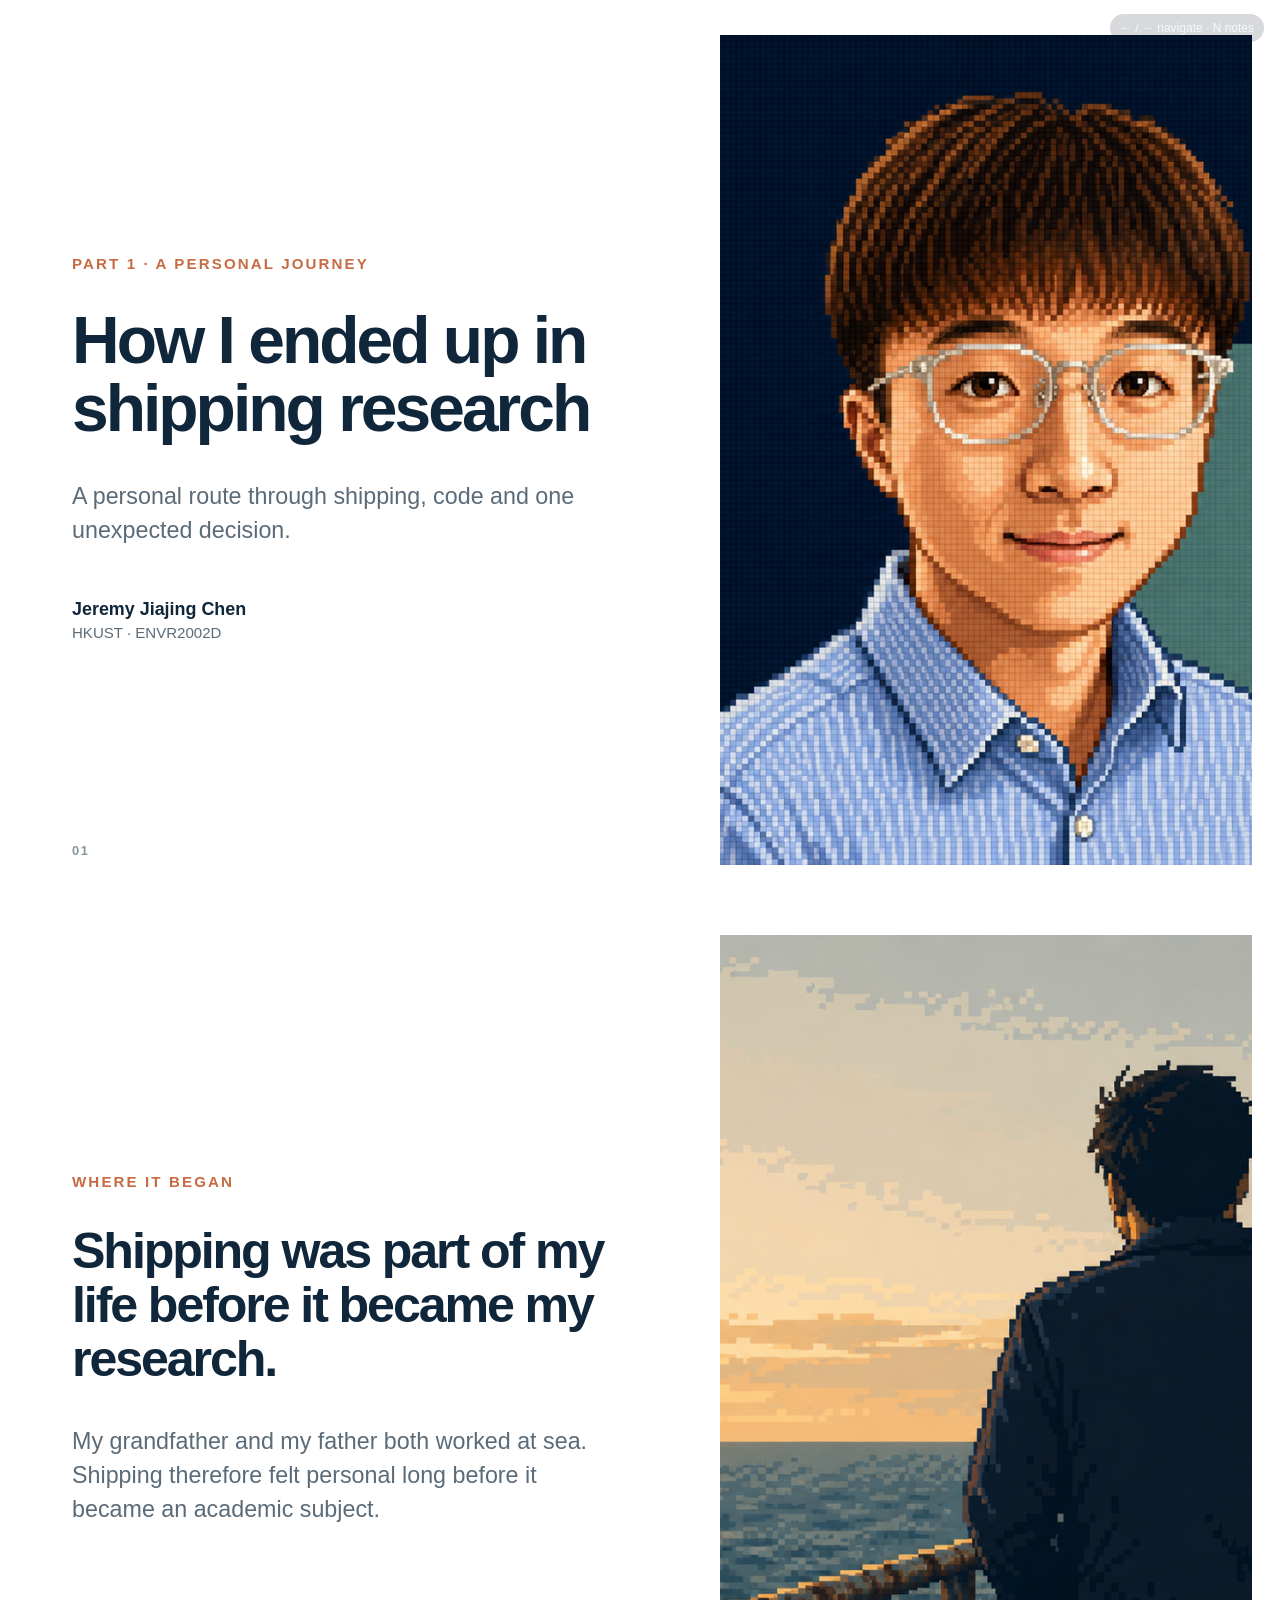
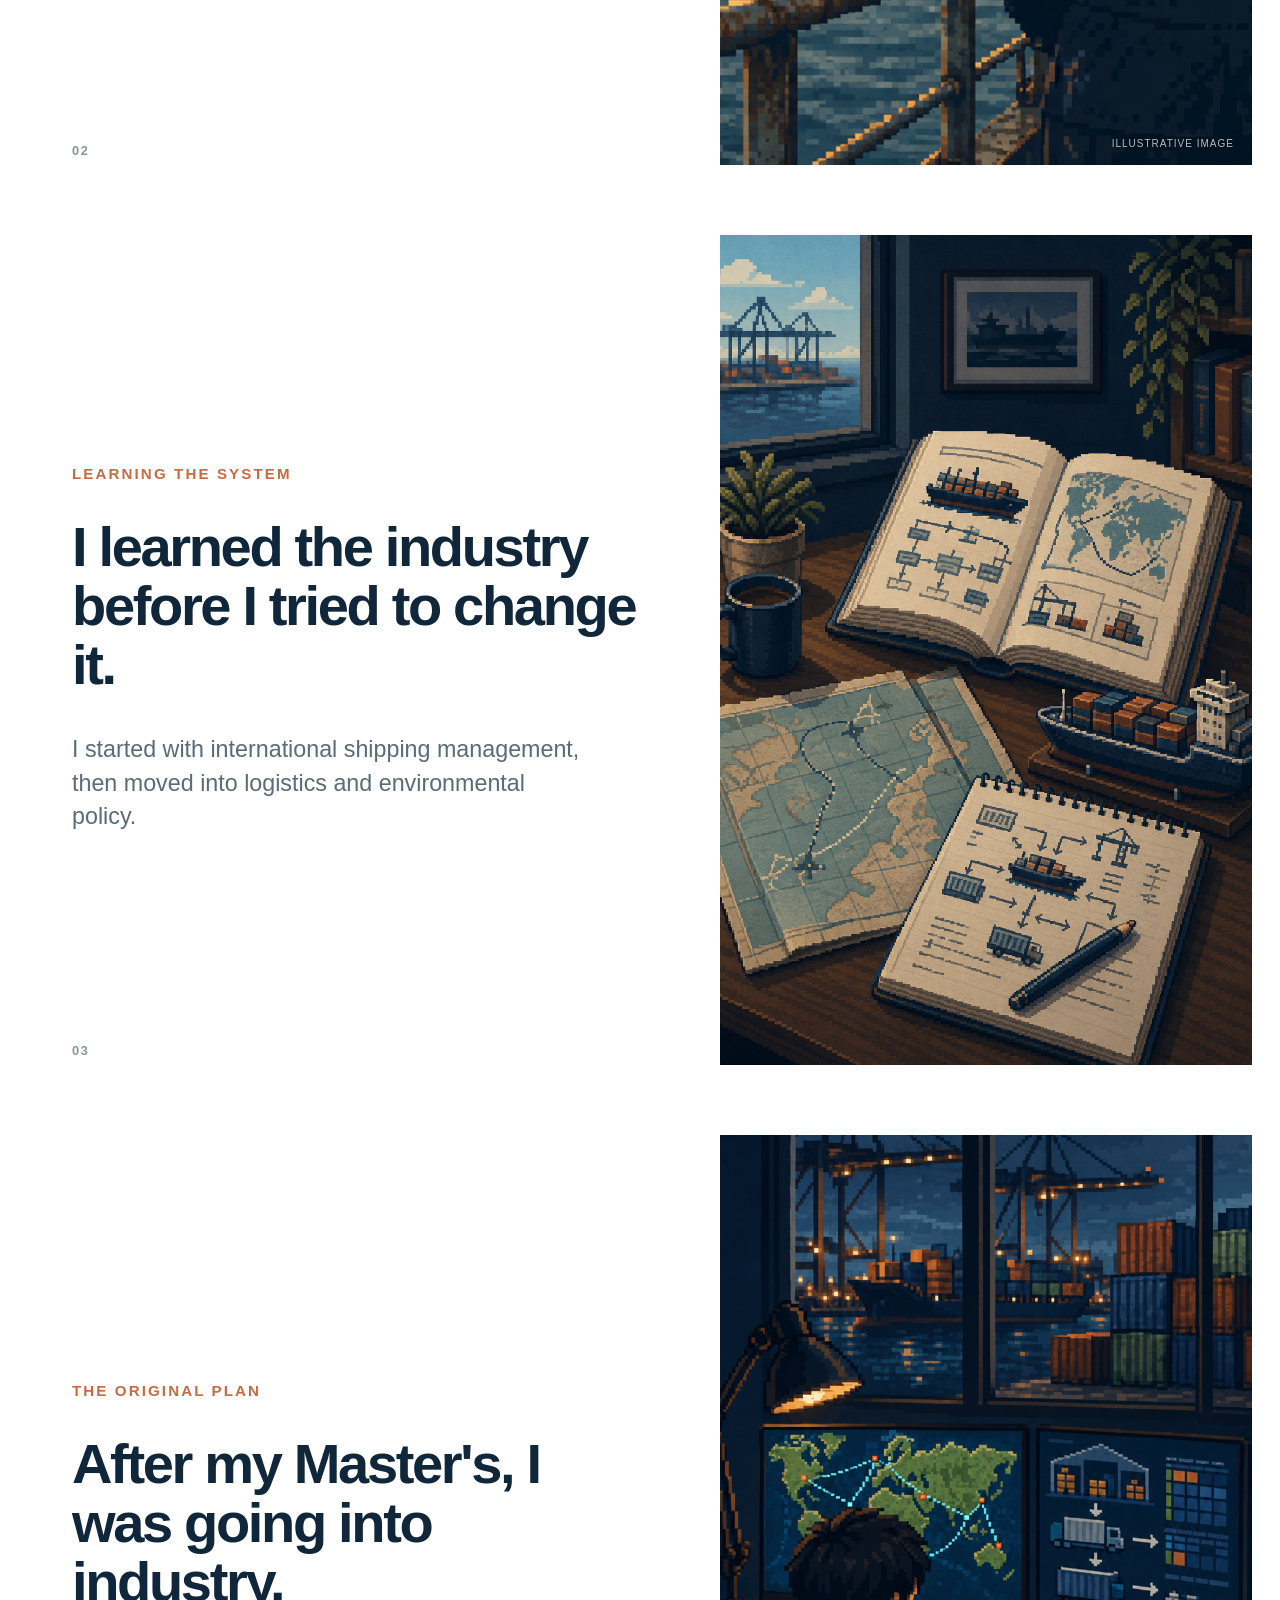
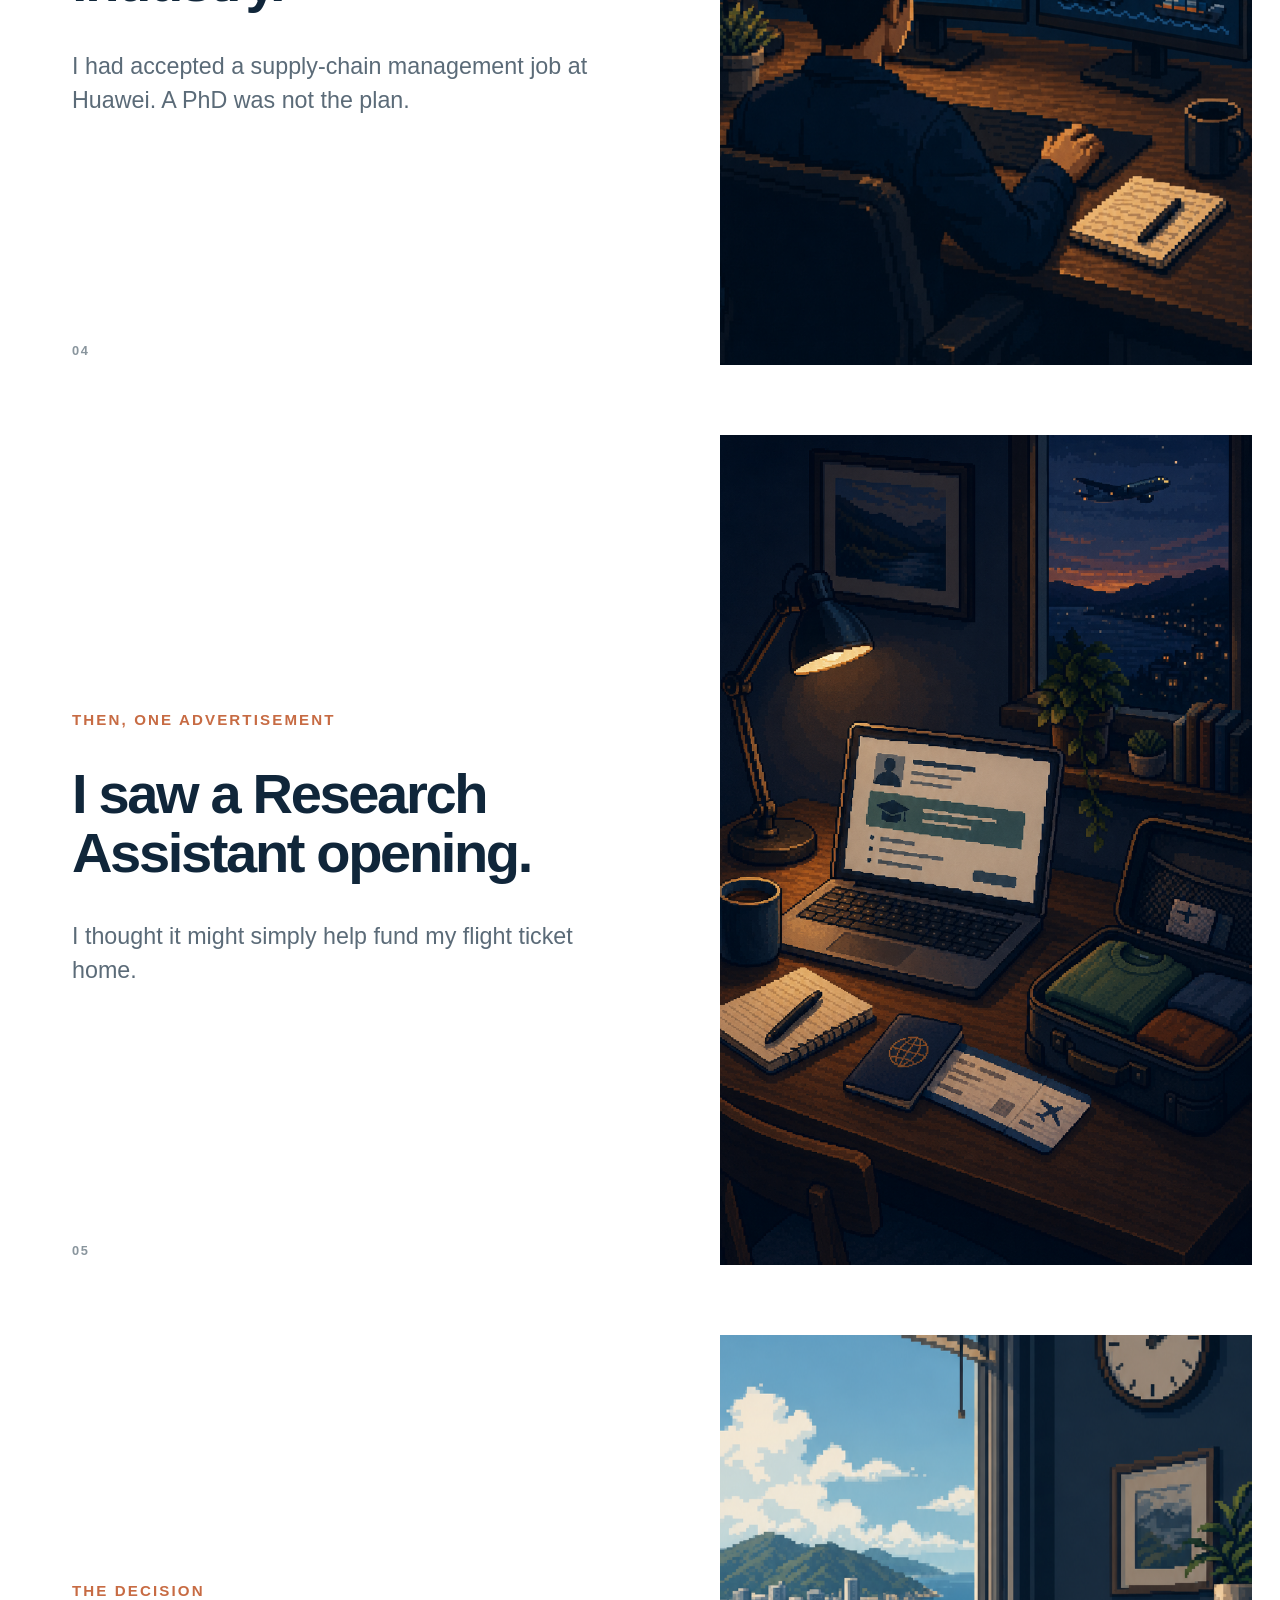
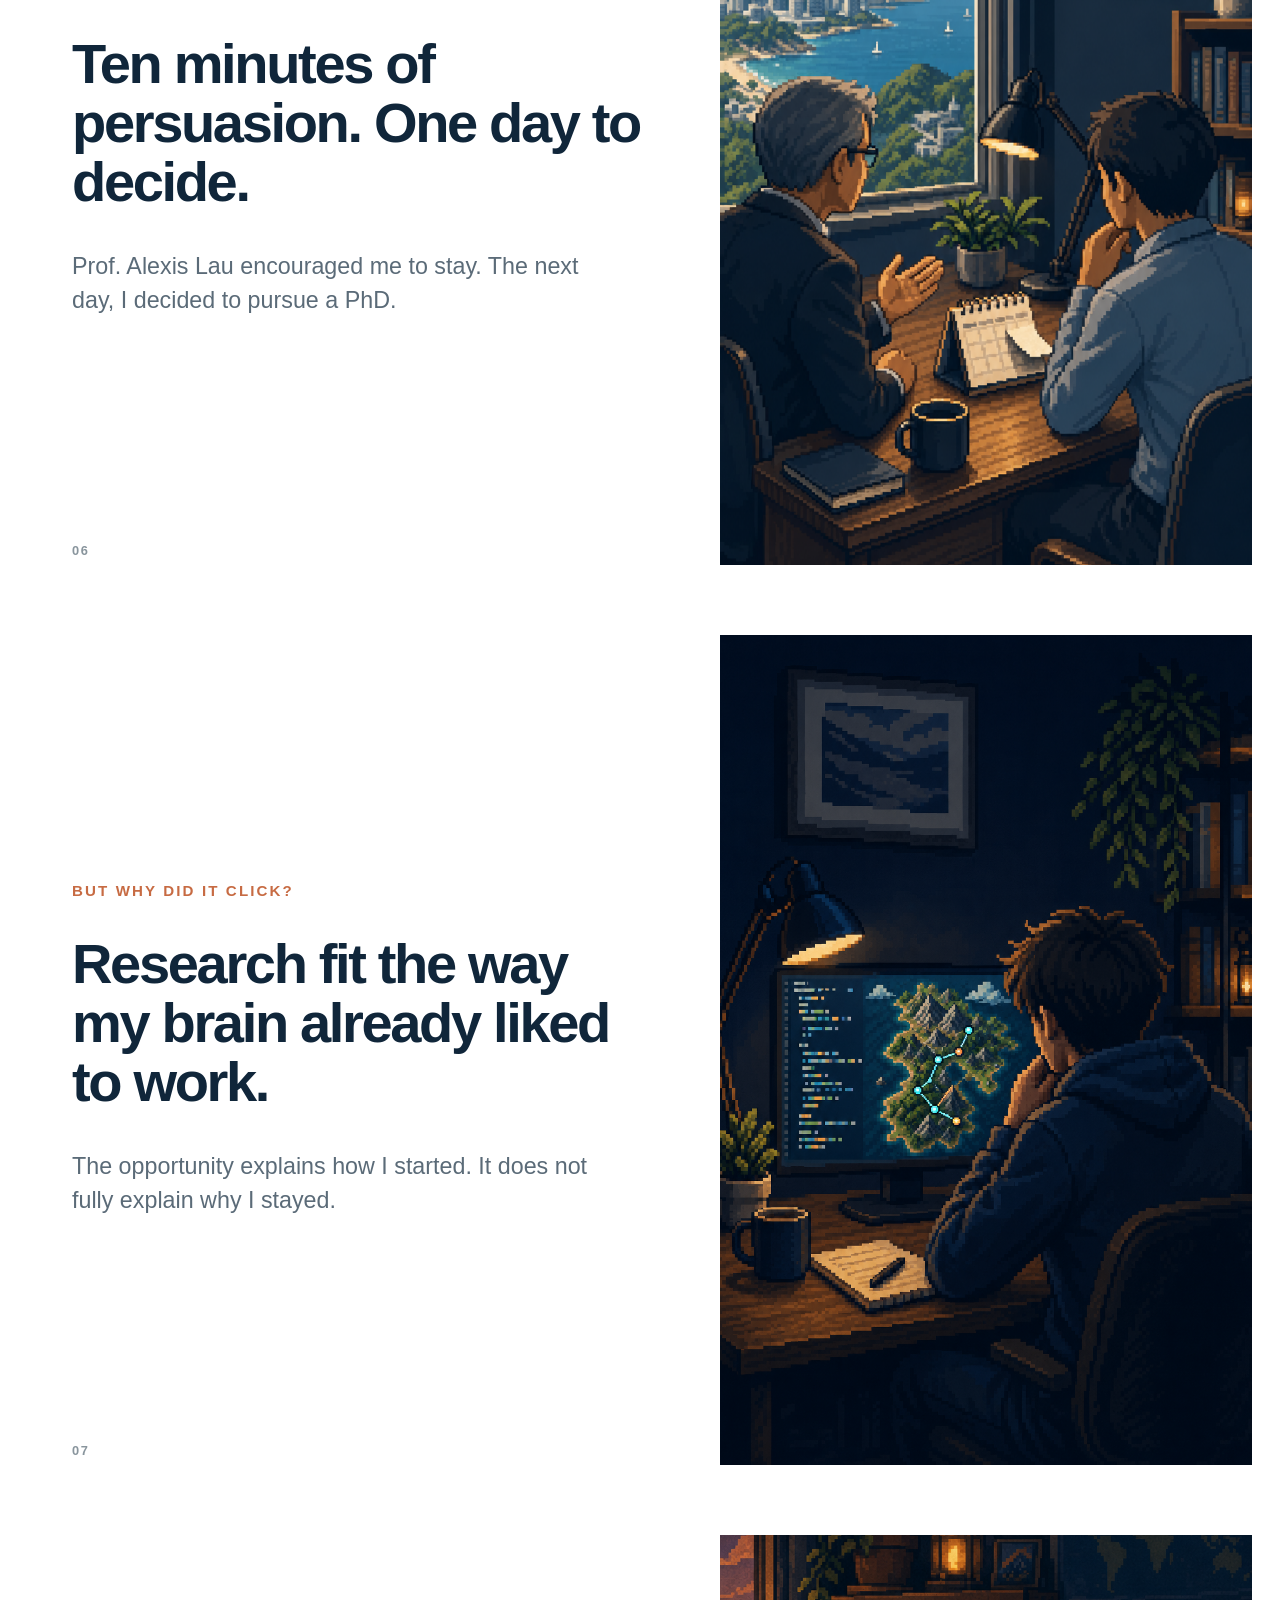
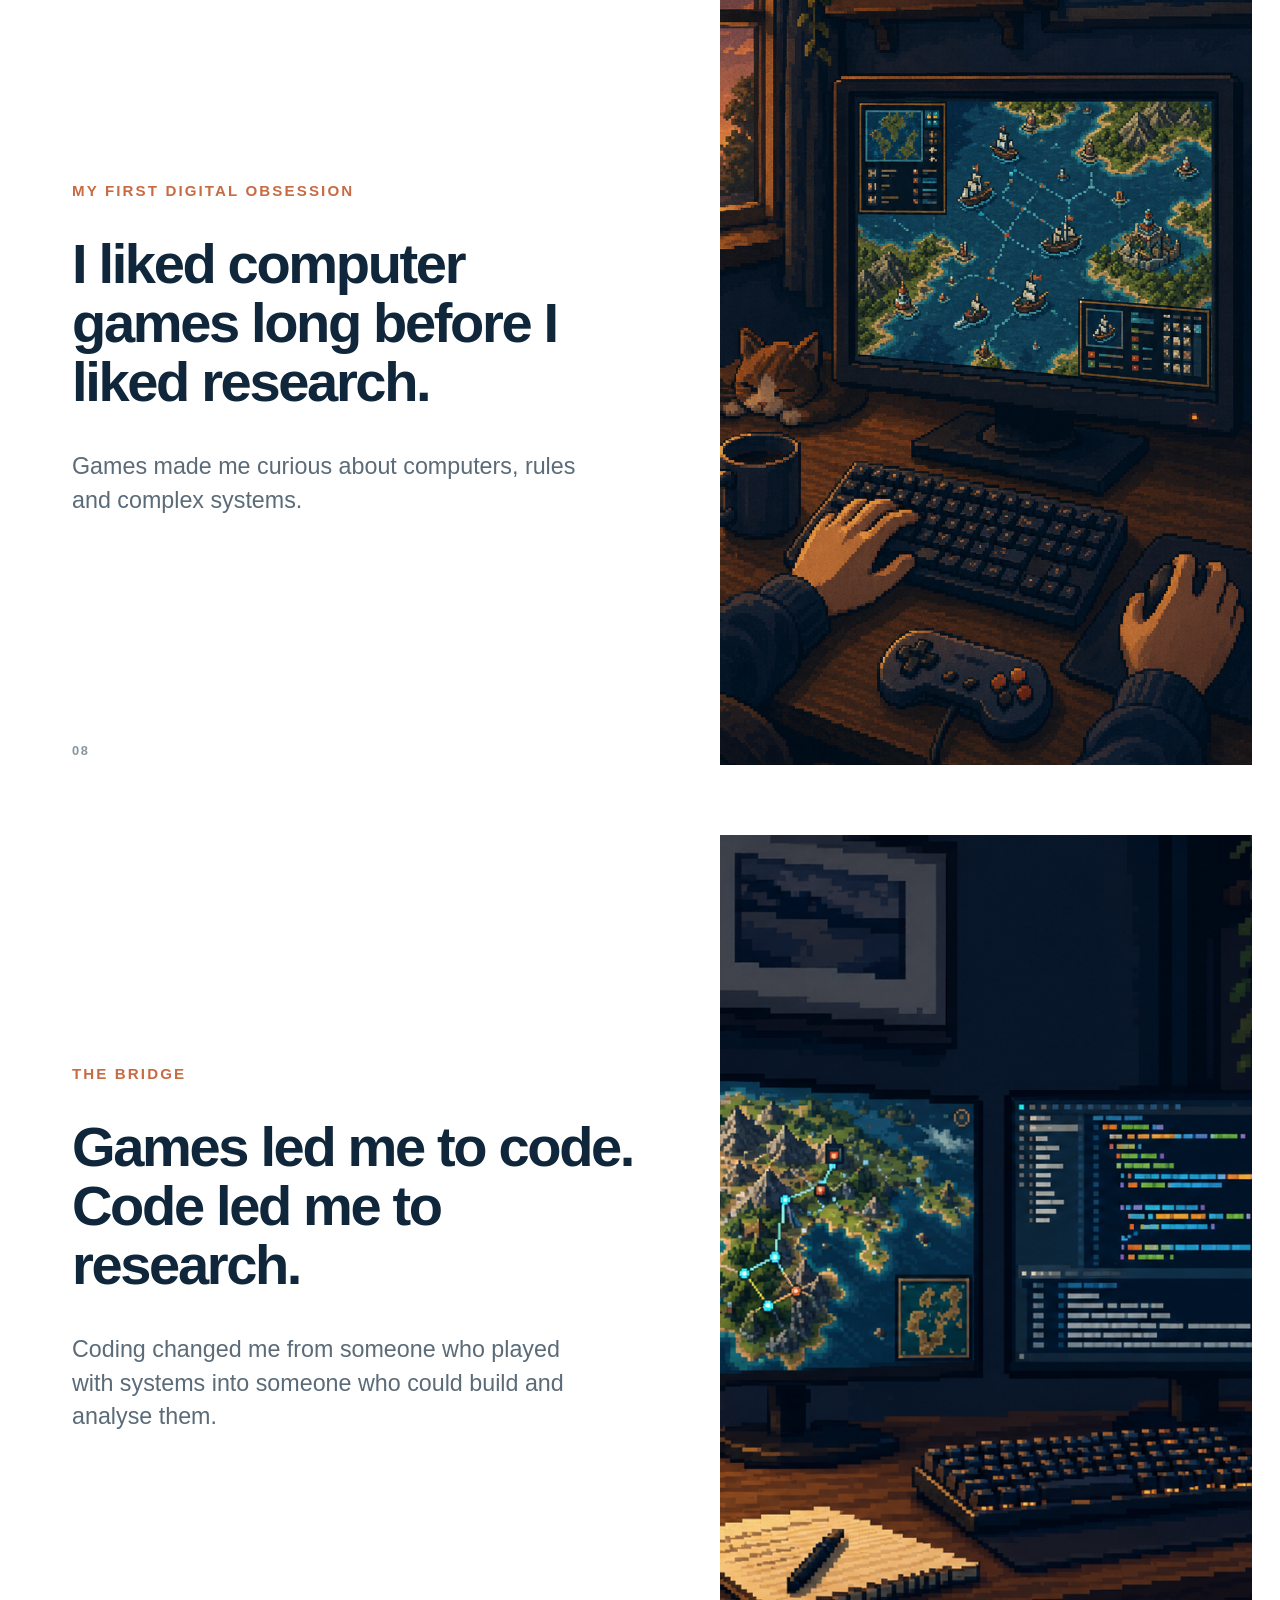
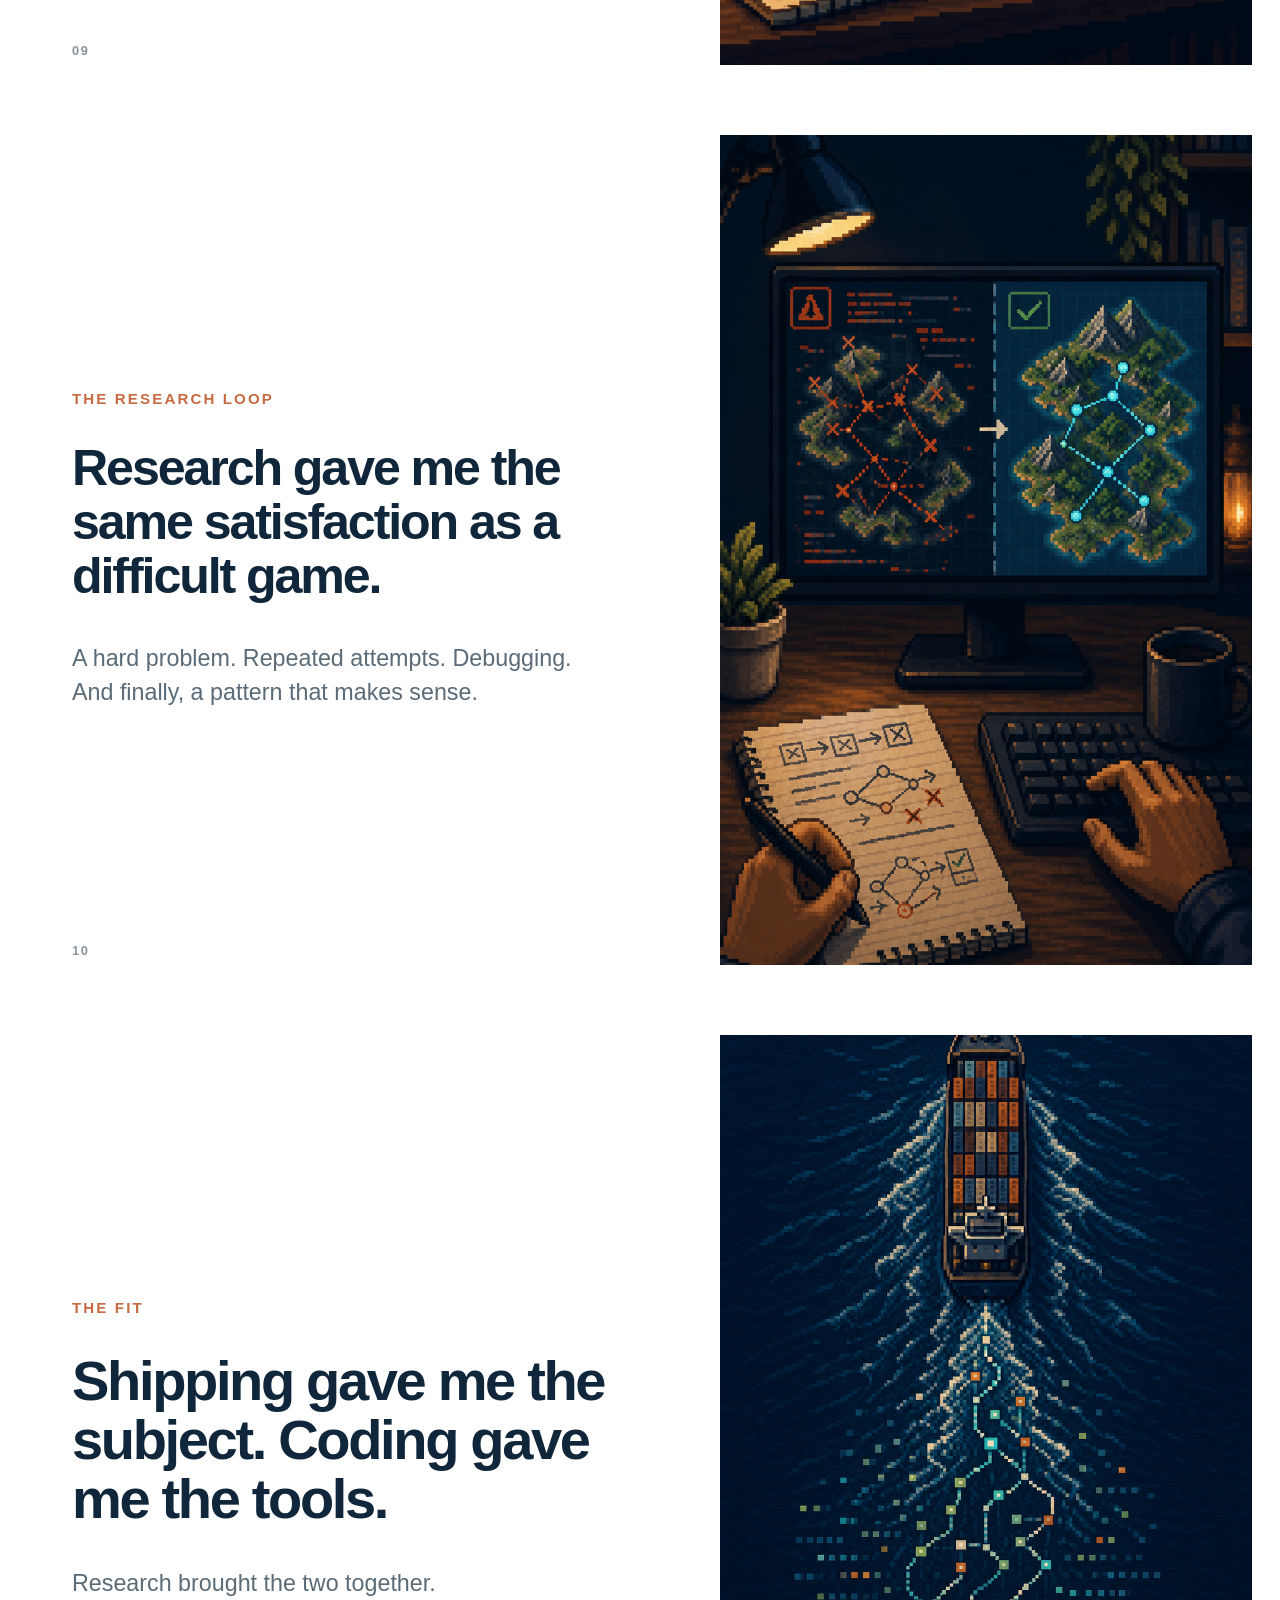
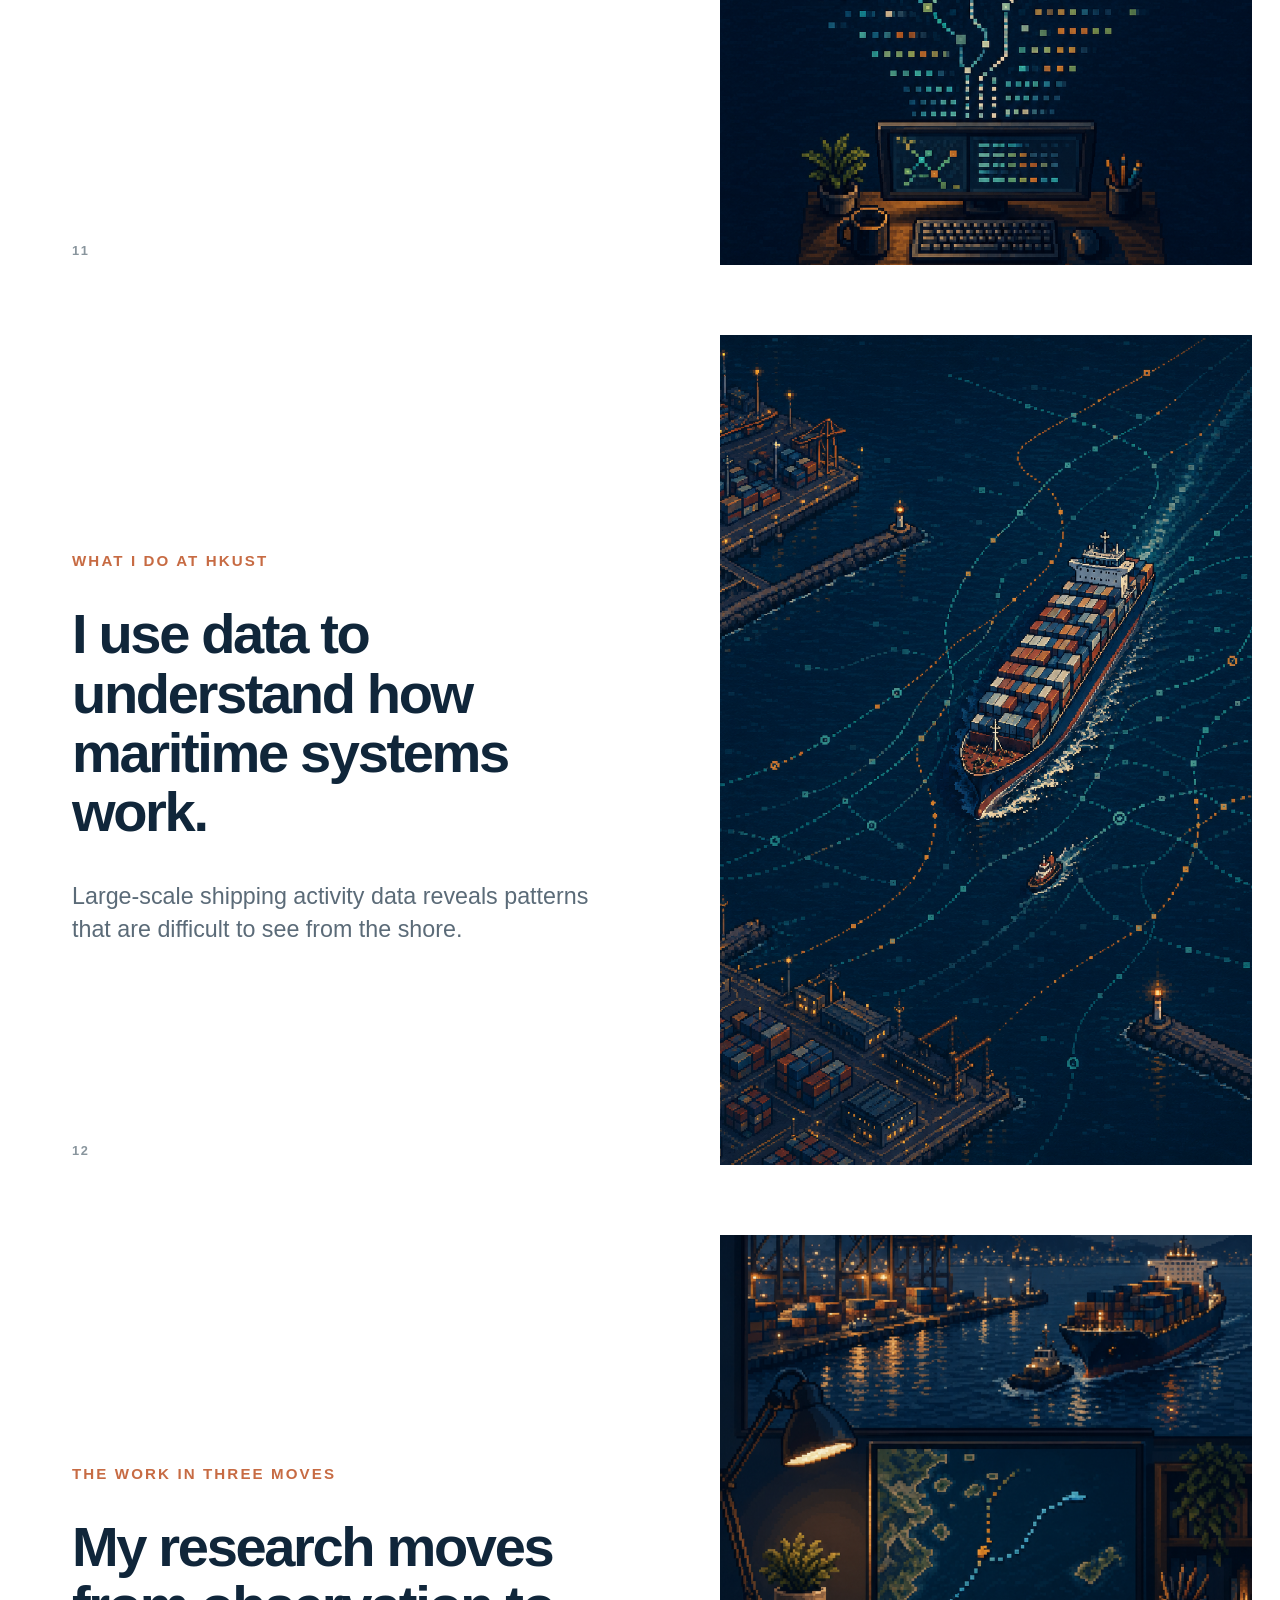
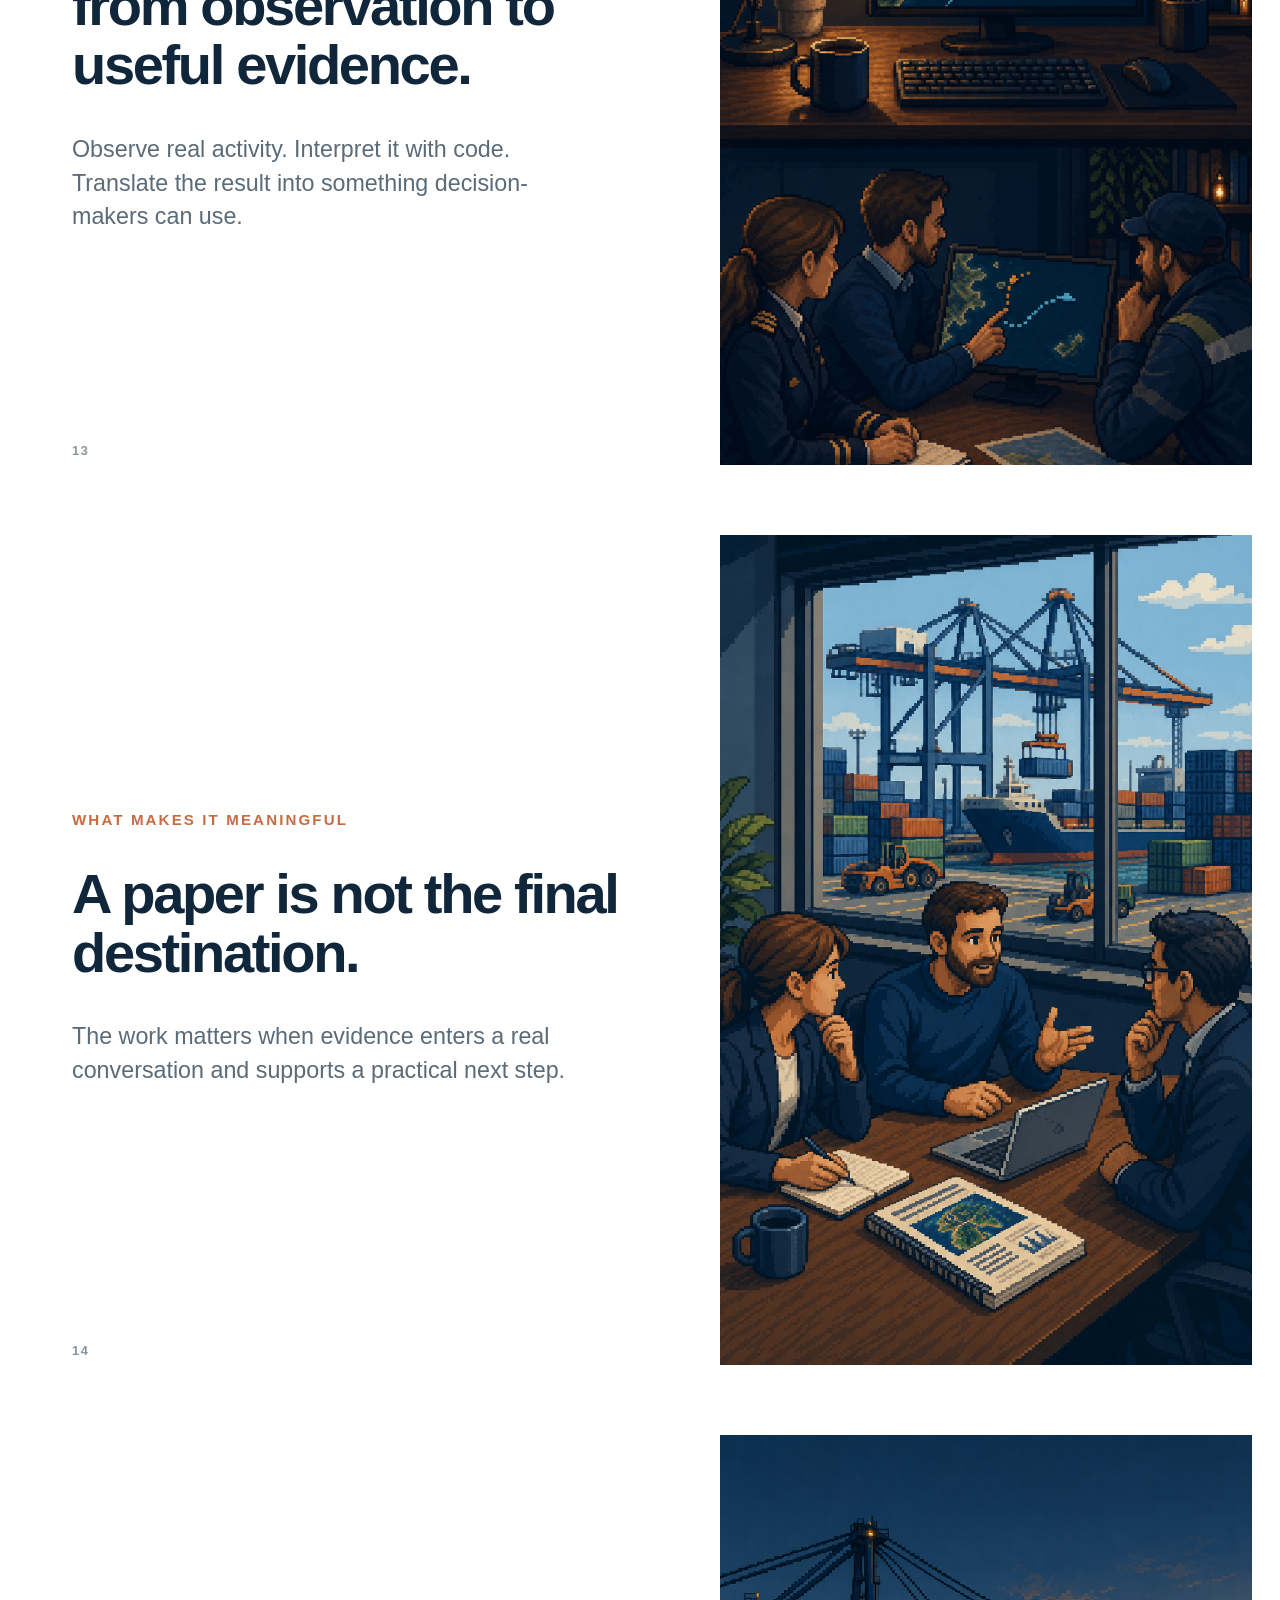
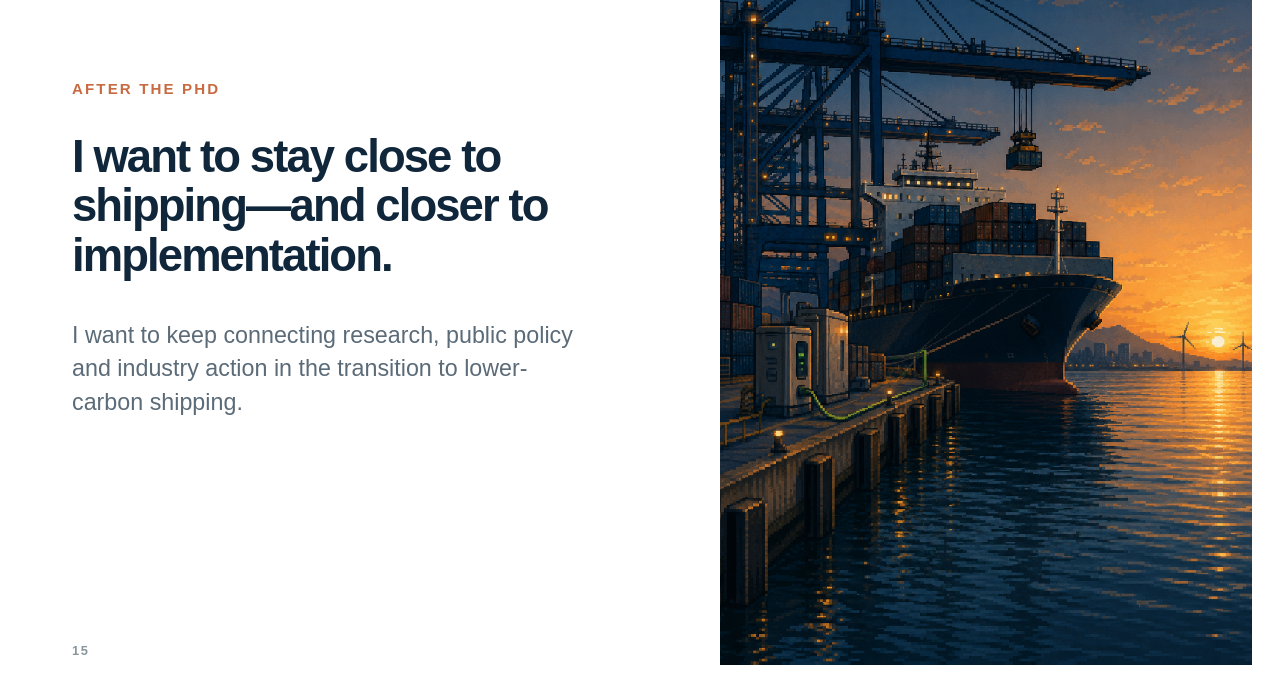
<file: src/index.html>
<!doctype html>
<html lang="en">
<head>
  <meta charset="utf-8">
  <meta name="viewport" content="width=device-width, initial-scale=1">
  <title>How I Ended Up in Shipping Research — Jeremy Chen</title>
  <link rel="stylesheet" href="styles.css">
</head>
<body>
  <div class="deck-help">← / → navigate · N notes</div>
  <div class="notes-drawer" id="notesDrawer"></div>

  <section class="slide">
    <div class="copy">
      <div class="eyebrow">Part 1 · A personal journey</div>
      <h1>How I ended up in shipping research</h1>
      <p class="body">A personal route through shipping, code and one unexpected decision.</p>
      <div class="name">Jeremy Jiajing Chen<span>HKUST · ENVR2002D</span></div>
    </div>
    <div class="image-frame portrait">
      <img src="../assets/pixel/slide-01-jeremy-pixel.png" alt="Pixel-art portrait of Jeremy Jiajing Chen">
    </div>
    <div class="page">01</div>
    <aside class="notes">Good morning. Before we talk about science and policy, I want to tell you how I arrived here. It was not a carefully designed career plan. It was a combination of family, shipping, an unexpected opportunity and something much less academic: I have always liked computer games.

[Sources]
- Bio and portrait reference: Jeremy Jiajing Chen's public personal website, https://amoylimee.github.io/index.html
- Image: AI-edited identity-preserving pixel-art portrait based on Jeremy's public portrait, 2026-07-30.</aside>
  </section>

  <section class="slide small-title">
    <div class="copy">
      <div class="eyebrow">Where it began</div>
      <h2>Shipping was part of my life before it became my research.</h2>
      <p class="body">My grandfather and my father both worked at sea. Shipping therefore felt personal long before it became an academic subject.</p>
    </div>
    <div class="image-frame family">
      <img src="../assets/pixel/slide-02-shipping-family.png" alt="Illustrative pixel-art scene of a seafarer on a merchant ship deck">
      <span class="image-note">Illustrative image</span>
    </div>
    <div class="page">02</div>
    <aside class="notes">This is an illustrative image, not a family photograph. My grandfather and my father both worked at sea. Shipping was therefore never just an industry I read about. It was already connected to real people and experiences in my family.

[Sources]
- Personal narrative supplied by Jeremy.
- Image: AI-generated illustrative pixel art; not a documentary family photograph, 2026-07-30.</aside>
  </section>

  <section class="slide">
    <div class="copy">
      <div class="eyebrow">Learning the system</div>
      <h2>I learned the industry before I tried to change it.</h2>
      <p class="body">I started with international shipping management, then moved into logistics and environmental policy.</p>
    </div>
    <div class="image-frame">
      <img src="../assets/pixel/slide-03-shipping-study.png" alt="Pixel-art maritime study desk with shipping charts and logistics notes">
    </div>
    <div class="page">03</div>
    <aside class="notes">My academic training began with international shipping management. I learned how ships, cargo, companies and ports fit together. Later, logistics and environmental policy added a different question: how can this global system respond to environmental challenges?

[Sources]
- Research and education background supplied by Jeremy and described on his public website.
- Image: AI-generated illustrative pixel art, 2026-07-30.</aside>
  </section>

  <section class="slide">
    <div class="copy">
      <div class="eyebrow">The original plan</div>
      <h2>After my Master's, I was going into industry.</h2>
      <p class="body">I had accepted a supply-chain management job at Huawei. A PhD was not the plan.</p>
    </div>
    <div class="image-frame">
      <img src="../assets/pixel/slide-04-industry-plan.png" alt="Pixel-art supply-chain planning office overlooking a container port">
    </div>
    <div class="page">04</div>
    <aside class="notes">After my Master's, the next step looked straightforward. I had accepted a supply-chain management job at Huawei. It was practical, global and close to what I had studied. At that point, I was not planning a PhD.

[Sources]
- Earlier TA presentation supplied by Jeremy.
- Image: AI-generated illustrative pixel art, 2026-07-30.</aside>
  </section>

  <section class="slide">
    <div class="copy">
      <div class="eyebrow">Then, one advertisement</div>
      <h2>I saw a Research Assistant opening.</h2>
      <p class="body">I thought it might simply help fund my flight ticket home.</p>
    </div>
    <div class="image-frame">
      <img src="../assets/pixel/slide-05-ra-ad.png" alt="Pixel-art laptop job notice beside a flight ticket and packed suitcase">
    </div>
    <div class="page">05</div>
    <aside class="notes">Then I saw a Research Assistant advertisement. My motivation was not grand or romantic. I thought I could work for a while and use the money to help pay for my flight home. I imagined a short, practical detour.

[Sources]
- Earlier TA presentation supplied by Jeremy.
- Image: AI-generated illustrative pixel art, 2026-07-30.</aside>
  </section>

  <section class="slide">
    <div class="copy">
      <div class="eyebrow">The decision</div>
      <h2>Ten minutes of persuasion. One day to decide.</h2>
      <p class="body">Prof. Alexis Lau encouraged me to stay. The next day, I decided to pursue a PhD.</p>
    </div>
    <div class="image-frame">
      <img src="../assets/pixel/slide-06-decision.png" alt="Pixel-art university office conversation with a clock and calendar">
    </div>
    <div class="page">06</div>
    <aside class="notes">There was one decisive conversation. Alexis spent around ten minutes persuading me to stay. The research sounded genuinely interesting. I then spent about one day deciding to pursue a PhD. Ten minutes, one day, and a completely different path.

[Sources]
- Earlier TA presentation supplied by Jeremy.
- Image: AI-generated illustrative pixel art; figures are non-documentary, 2026-07-30.</aside>
  </section>

  <section class="slide">
    <div class="copy">
      <div class="eyebrow">But why did it click?</div>
      <h2>Research fit the way my brain already liked to work.</h2>
      <p class="body">The opportunity explains how I started. It does not fully explain why I stayed.</p>
    </div>
    <div class="image-frame">
      <img src="../assets/pixel/slide-07-research-fit.png" alt="Pixel-art researcher leaning toward a complex but inviting problem">
    </div>
    <div class="page">07</div>
    <aside class="notes">The RA opening explains how the opportunity appeared. It does not fully explain why research felt natural to me. For that, we have to leave shipping for a moment and talk about what I had enjoyed for years.

[Sources]
- Personal narrative supplied by Jeremy.
- Image: AI-generated illustrative pixel art, 2026-07-30.</aside>
  </section>

  <section class="slide">
    <div class="copy">
      <div class="eyebrow">My first digital obsession</div>
      <h2>I liked computer games long before I liked research.</h2>
      <p class="body">Games made me curious about computers, rules and complex systems.</p>
    </div>
    <div class="image-frame">
      <img src="../assets/pixel/slide-08-gaming.png" alt="Pixel-art maritime strategy game setup with keyboard and controller">
    </div>
    <div class="page">08</div>
    <aside class="notes">I have always enjoyed computer games. At first, it was simply fun. But games also made me curious about systems: how rules interact, why one strategy works, and what happens when you change one part of the system.

[Sources]
- Personal narrative supplied by Jeremy.
- Image: AI-generated illustrative pixel art, 2026-07-30.</aside>
  </section>

  <section class="slide">
    <div class="copy">
      <div class="eyebrow">The bridge</div>
      <h2>Games led me to code. Code led me to research.</h2>
      <p class="body">Coding changed me from someone who played with systems into someone who could build and analyse them.</p>
    </div>
    <div class="image-frame games-code">
      <img src="../assets/pixel/slide-09-games-to-code.png" alt="Pixel-art desk with a strategy game on one monitor and code on another">
    </div>
    <div class="page">09</div>
    <aside class="notes">Over time, gaming extended into curiosity about computers and then into writing code. Coding was the bridge. Instead of only playing within a system, I could give the computer instructions, build something and analyse what happened.

[Sources]
- Personal narrative supplied by Jeremy.
- Image: AI-generated illustrative pixel art, 2026-07-30.</aside>
  </section>

  <section class="slide small-title">
    <div class="copy">
      <div class="eyebrow">The research loop</div>
      <h2>Research gave me the same satisfaction as a difficult game.</h2>
      <p class="body">A hard problem. Repeated attempts. Debugging. And finally, a pattern that makes sense.</p>
    </div>
    <div class="image-frame">
      <img src="../assets/pixel/slide-10-debugging.png" alt="Pixel-art debugging scene moving from broken output to a clean result">
    </div>
    <div class="page">10</div>
    <aside class="notes">This is what excited me. Every day, I could sit at a computer, write code, build algorithms and attack difficult problems. The first attempt often fails. You debug, rethink and try again. The reward is not winning. It is understanding the system a little better.

[Sources]
- Personal narrative supplied by Jeremy.
- Image: AI-generated illustrative pixel art, 2026-07-30.</aside>
  </section>

  <section class="slide">
    <div class="copy">
      <div class="eyebrow">The fit</div>
      <h2>Shipping gave me the subject. Coding gave me the tools.</h2>
      <p class="body">Research brought the two together.</p>
    </div>
    <div class="image-frame">
      <img src="../assets/pixel/slide-11-shipping-coding.png" alt="Pixel-art container ship whose wake becomes maritime data and code">
    </div>
    <div class="page">11</div>
    <aside class="notes">This is the simplest way I can summarise my route. Shipping gave me a subject I already cared about. Coding gave me tools I genuinely enjoyed using. Research brought the two together.

[Sources]
- Personal narrative supplied by Jeremy.
- Image: AI-generated illustrative pixel art, 2026-07-30.</aside>
  </section>

  <section class="slide">
    <div class="copy">
      <div class="eyebrow">What I do at HKUST</div>
      <h2>I use data to understand how maritime systems work.</h2>
      <p class="body">Large-scale shipping activity data reveals patterns that are difficult to see from the shore.</p>
    </div>
    <div class="image-frame">
      <img src="../assets/pixel/slide-12-maritime-data.png" alt="Pixel-art container ship moving through a port with AIS-like route trails">
    </div>
    <div class="page">12</div>
    <aside class="notes">Today, I work with large-scale global shipping activity data. From the shore, you see individual ships. In the data, you can begin to see the system: how vessels move, where activity concentrates and where environmental impacts may occur.

[Sources]
- Research description from Jeremy's public personal website and earlier TA presentation.
- Image: AI-generated illustrative pixel art based on a maritime-data concept image, 2026-07-30.</aside>
  </section>

  <section class="slide">
    <div class="copy">
      <div class="eyebrow">The work in three moves</div>
      <h2>My research moves from observation to useful evidence.</h2>
      <p class="body">Observe real activity. Interpret it with code. Translate the result into something decision-makers can use.</p>
    </div>
    <div class="image-frame">
      <img src="../assets/pixel/slide-13-evidence.png" alt="Pixel-art scene linking a working port, data analysis and a policy briefing">
    </div>
    <div class="page">13</div>
    <aside class="notes">The technical methods can become complicated, but the logic is simple. First, observe the real system through data. Second, interpret it with code and algorithms. Third, translate the result into evidence that someone outside the research team can use.

[Sources]
- Research description from Jeremy's public personal website and earlier TA presentation.
- Image: AI-generated illustrative pixel art, 2026-07-30.</aside>
  </section>

  <section class="slide">
    <div class="copy">
      <div class="eyebrow">What makes it meaningful</div>
      <h2>A paper is not the final destination.</h2>
      <p class="body">The work matters when evidence enters a real conversation and supports a practical next step.</p>
    </div>
    <div class="image-frame">
      <img src="../assets/pixel/slide-14-beyond-paper.png" alt="Pixel-art meeting where research is discussed beside an operating container terminal">
    </div>
    <div class="page">14</div>
    <aside class="notes">I enjoy the code, but I do not want the work to stop at the code or even at the paper. It becomes more meaningful when rigorous evidence enters a serious conversation with ports, policymakers and industry, and helps create a practical next step.

[Sources]
- Personal research framing supplied by Jeremy and earlier TA presentation.
- Image: AI-generated illustrative pixel art, 2026-07-30.</aside>
  </section>

  <section class="slide compact-title">
    <div class="copy">
      <div class="eyebrow">After the PhD</div>
      <h2>I want to stay close to shipping—and closer to implementation.</h2>
      <p class="body">I want to keep connecting research, public policy and industry action in the transition to lower-carbon shipping.</p>
    </div>
    <div class="image-frame">
      <img src="../assets/pixel/slide-15-future-port.png" alt="Pixel-art lower-carbon container port at sunrise">
    </div>
    <div class="page">15</div>
    <aside class="notes">Looking ahead, I want to keep working where research, policy and industry meet. Shipping shaped my family and my education. Research gave me a way to contribute back to that industry. After the break, I want to show what that contribution can look like when science meets maritime policy.

[Sources]
- Personal ambition supplied by Jeremy.
- Image: AI-generated illustrative pixel art based on a credible port-at-sunrise concept, 2026-07-30.</aside>
  </section>

  <script>
    const slides = [...document.querySelectorAll(".slide")];
    const drawer = document.getElementById("notesDrawer");

    function currentIndex() {
      return Math.max(
        0,
        Math.min(slides.length - 1, Math.round(window.scrollY / window.innerHeight))
      );
    }

    function updateNotes() {
      const note = slides[currentIndex()].querySelector(".notes");
      drawer.textContent = note ? note.textContent.trim() : "";
    }

    function go(delta) {
      const index = Math.max(0, Math.min(slides.length - 1, currentIndex() + delta));
      slides[index].scrollIntoView({ behavior: "smooth" });
      setTimeout(updateNotes, 320);
    }

    window.addEventListener("keydown", (event) => {
      if (["ArrowRight", "ArrowDown", "PageDown", " "].includes(event.key)) {
        event.preventDefault();
        go(1);
      }
      if (["ArrowLeft", "ArrowUp", "PageUp"].includes(event.key)) {
        event.preventDefault();
        go(-1);
      }
      if (event.key.toLowerCase() === "n") {
        document.body.classList.toggle("show-notes");
        updateNotes();
      }
      if (event.key === "Home") slides[0].scrollIntoView();
      if (event.key === "End") slides[slides.length - 1].scrollIntoView();
    });

    window.addEventListener("scroll", updateNotes, { passive: true });
    updateNotes();
  </script>
</body>
</html>
</file>
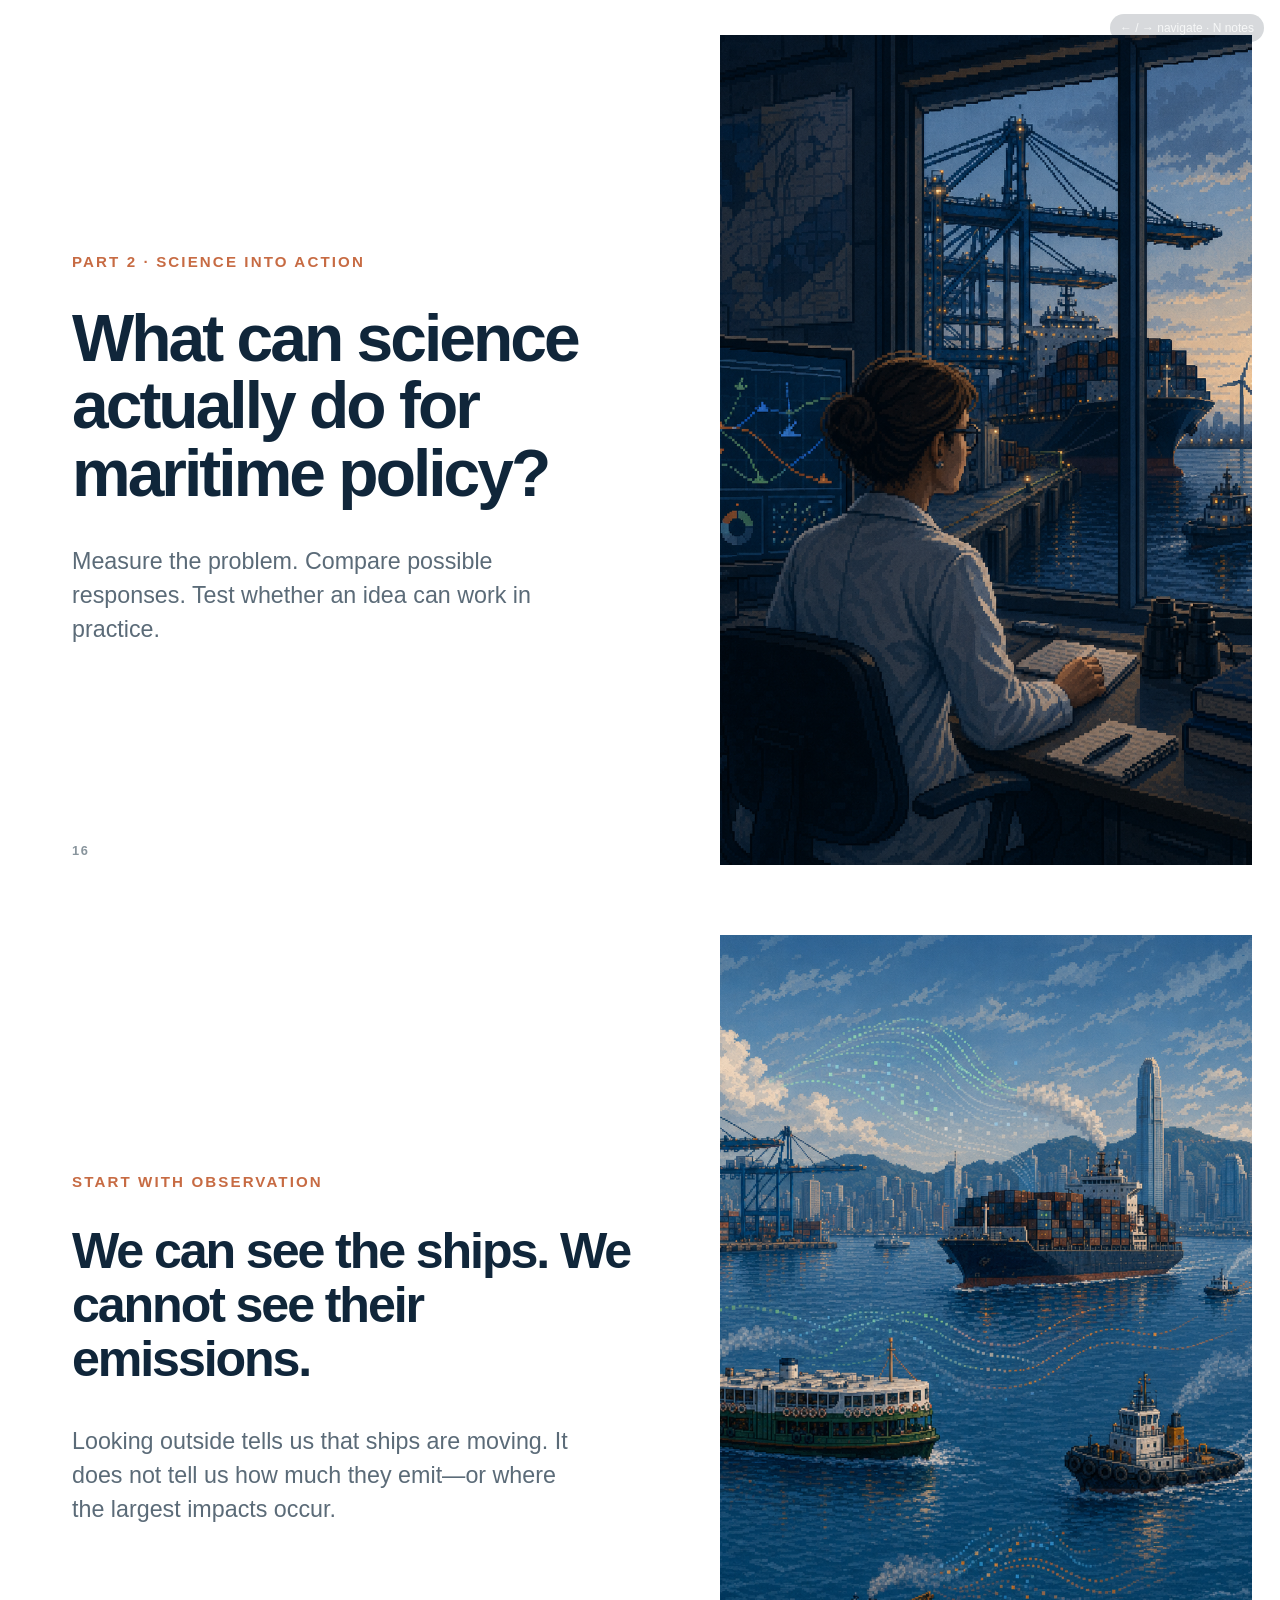
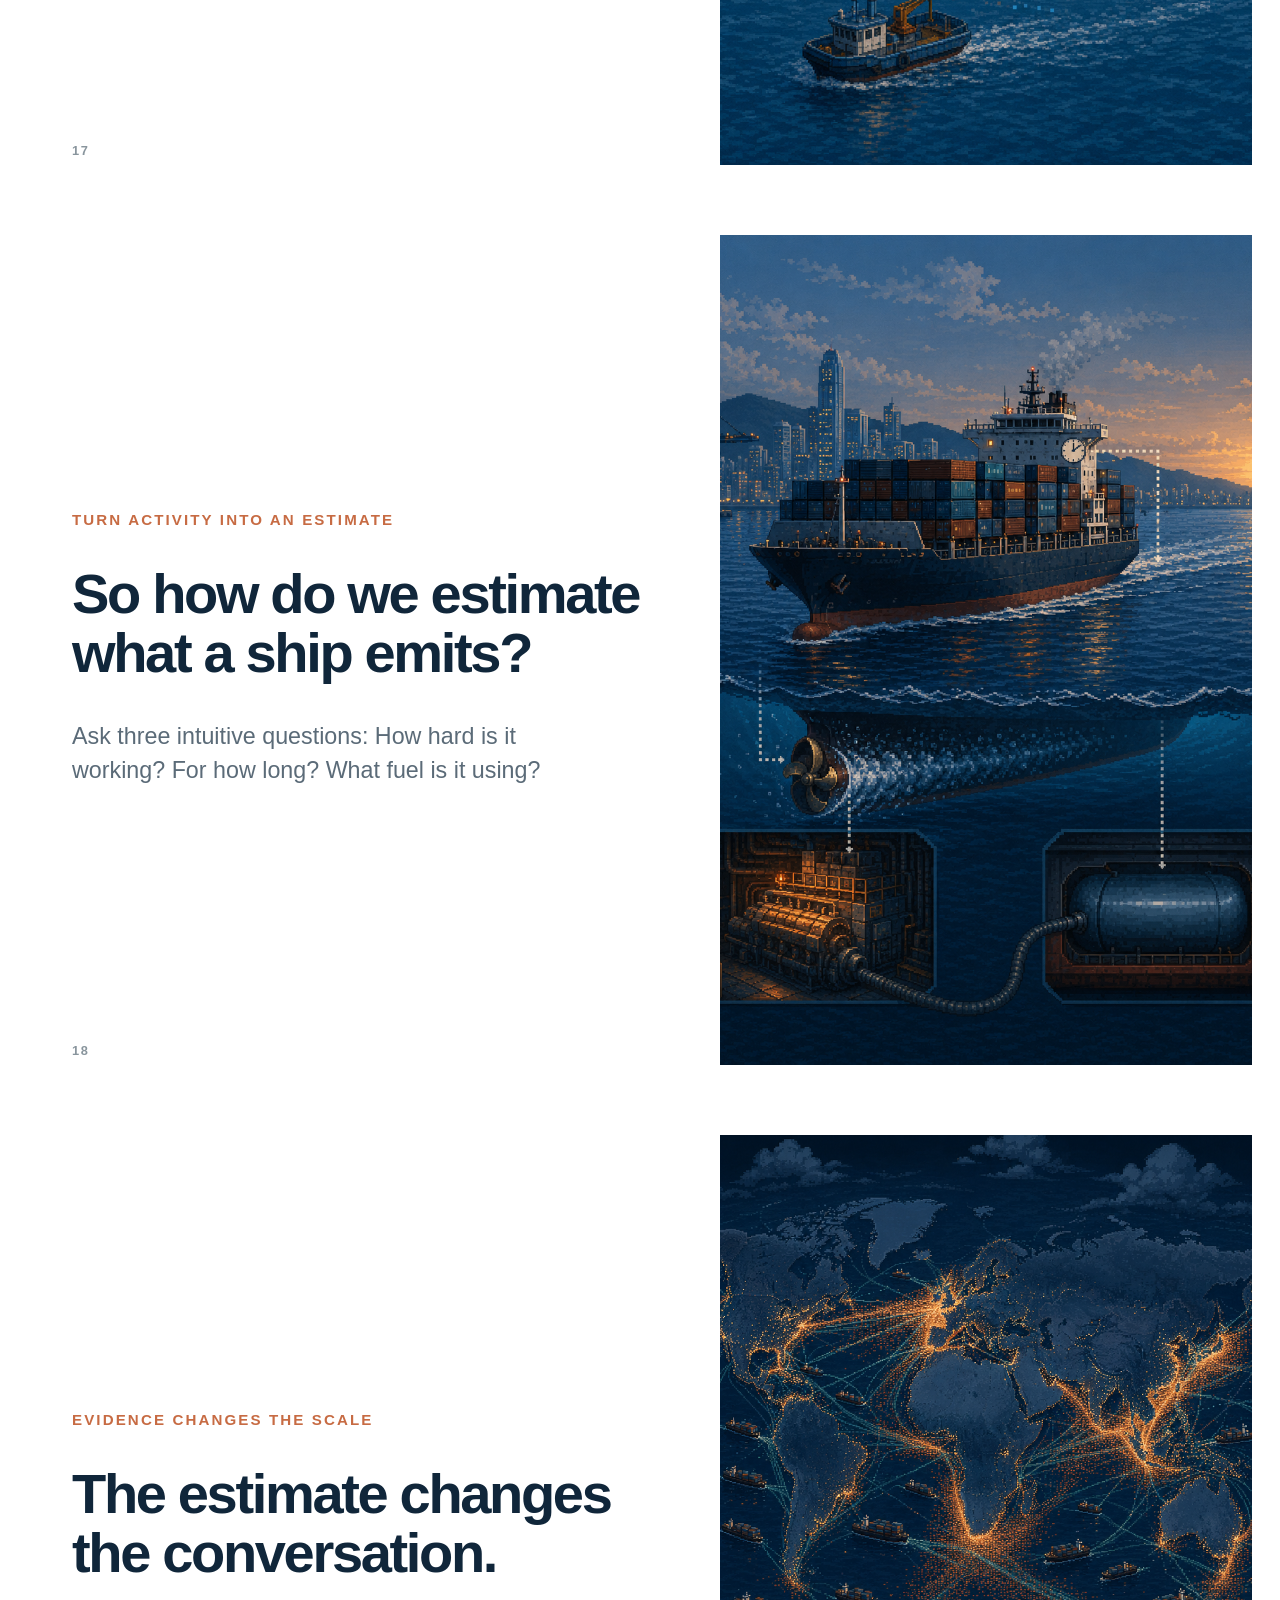
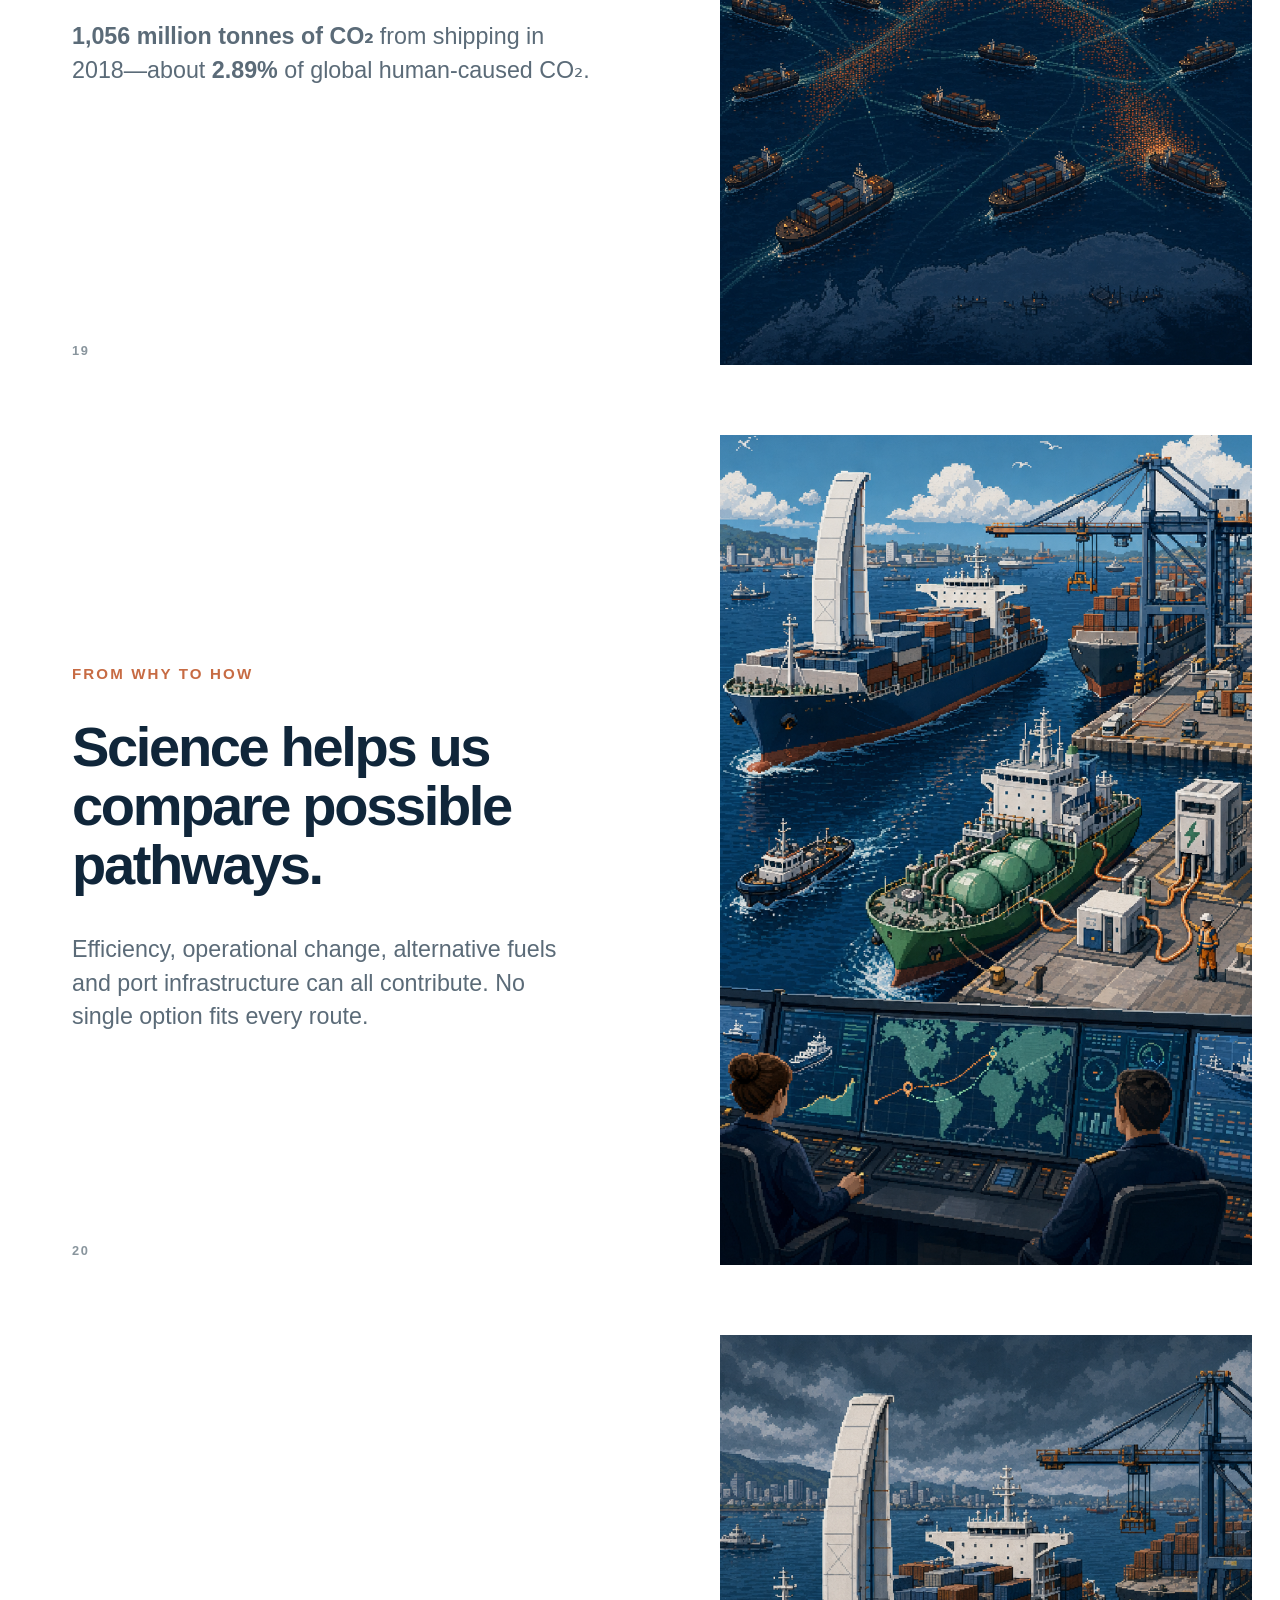
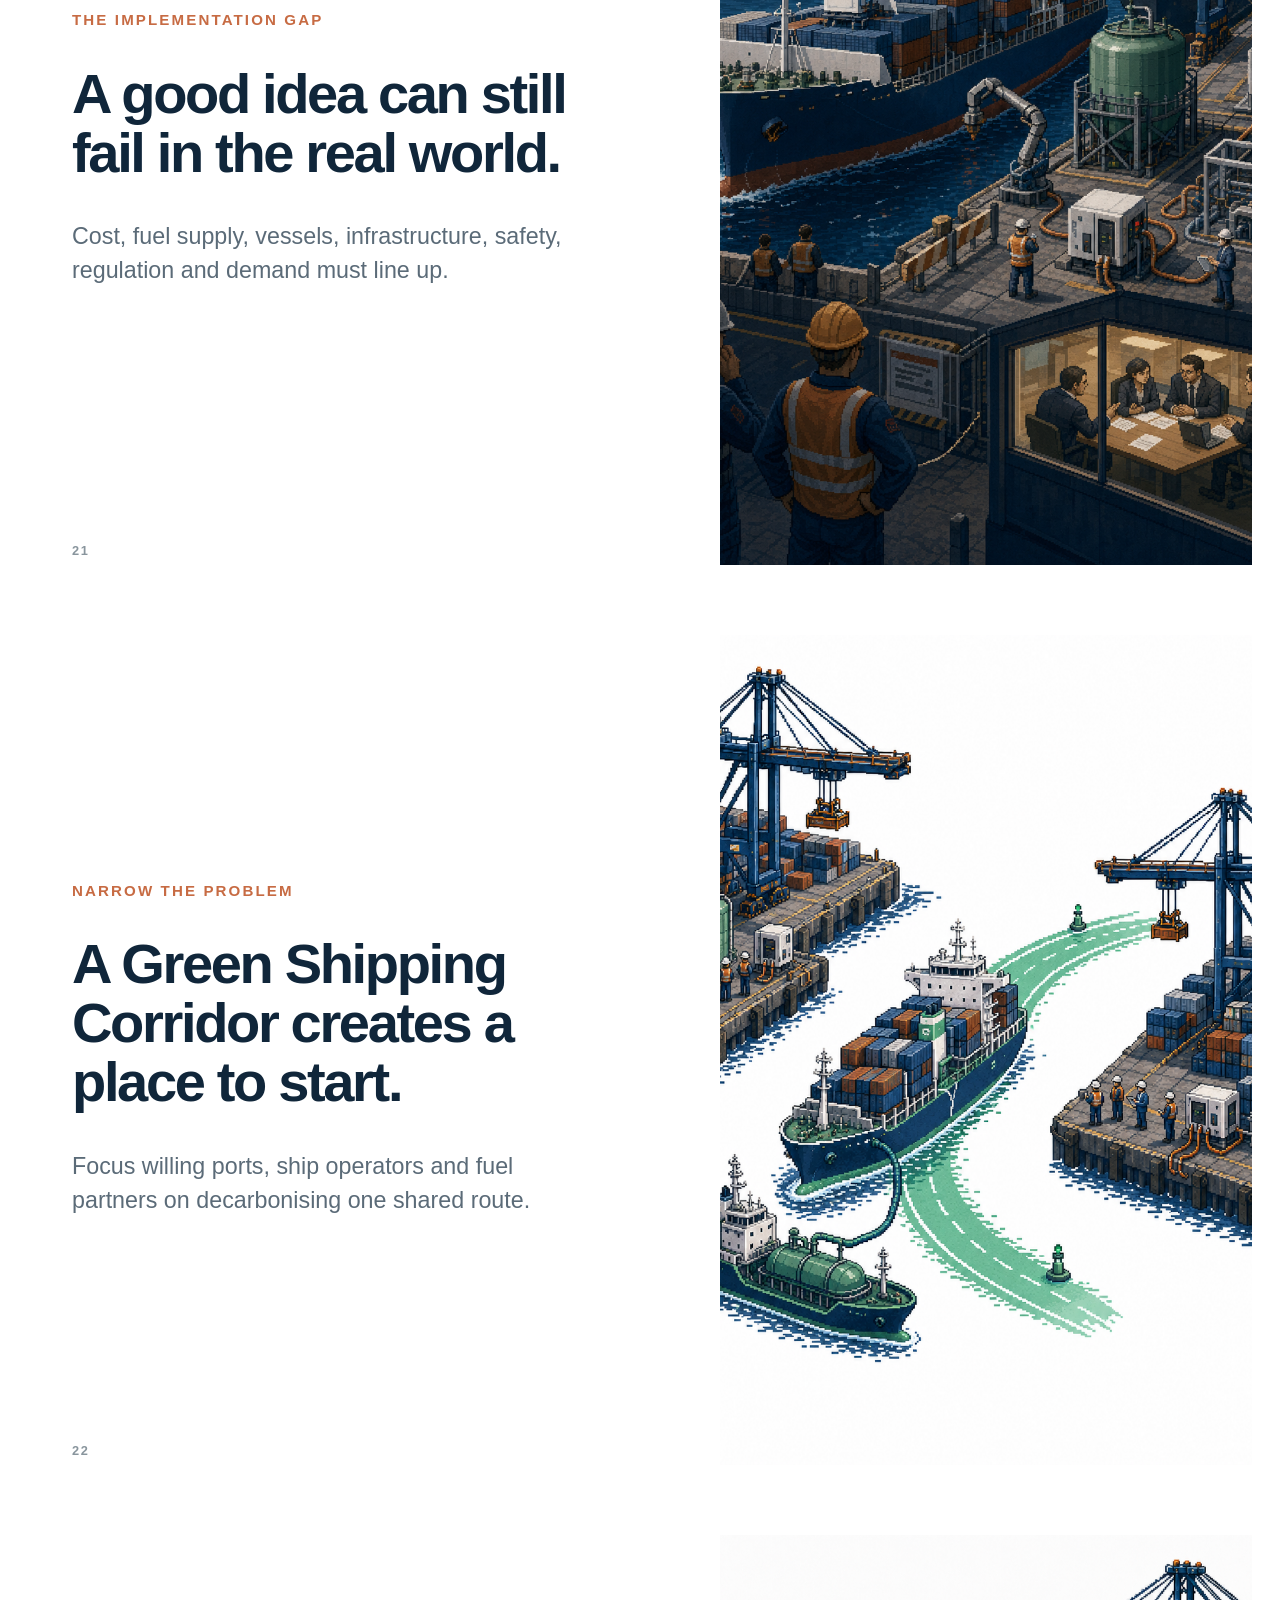
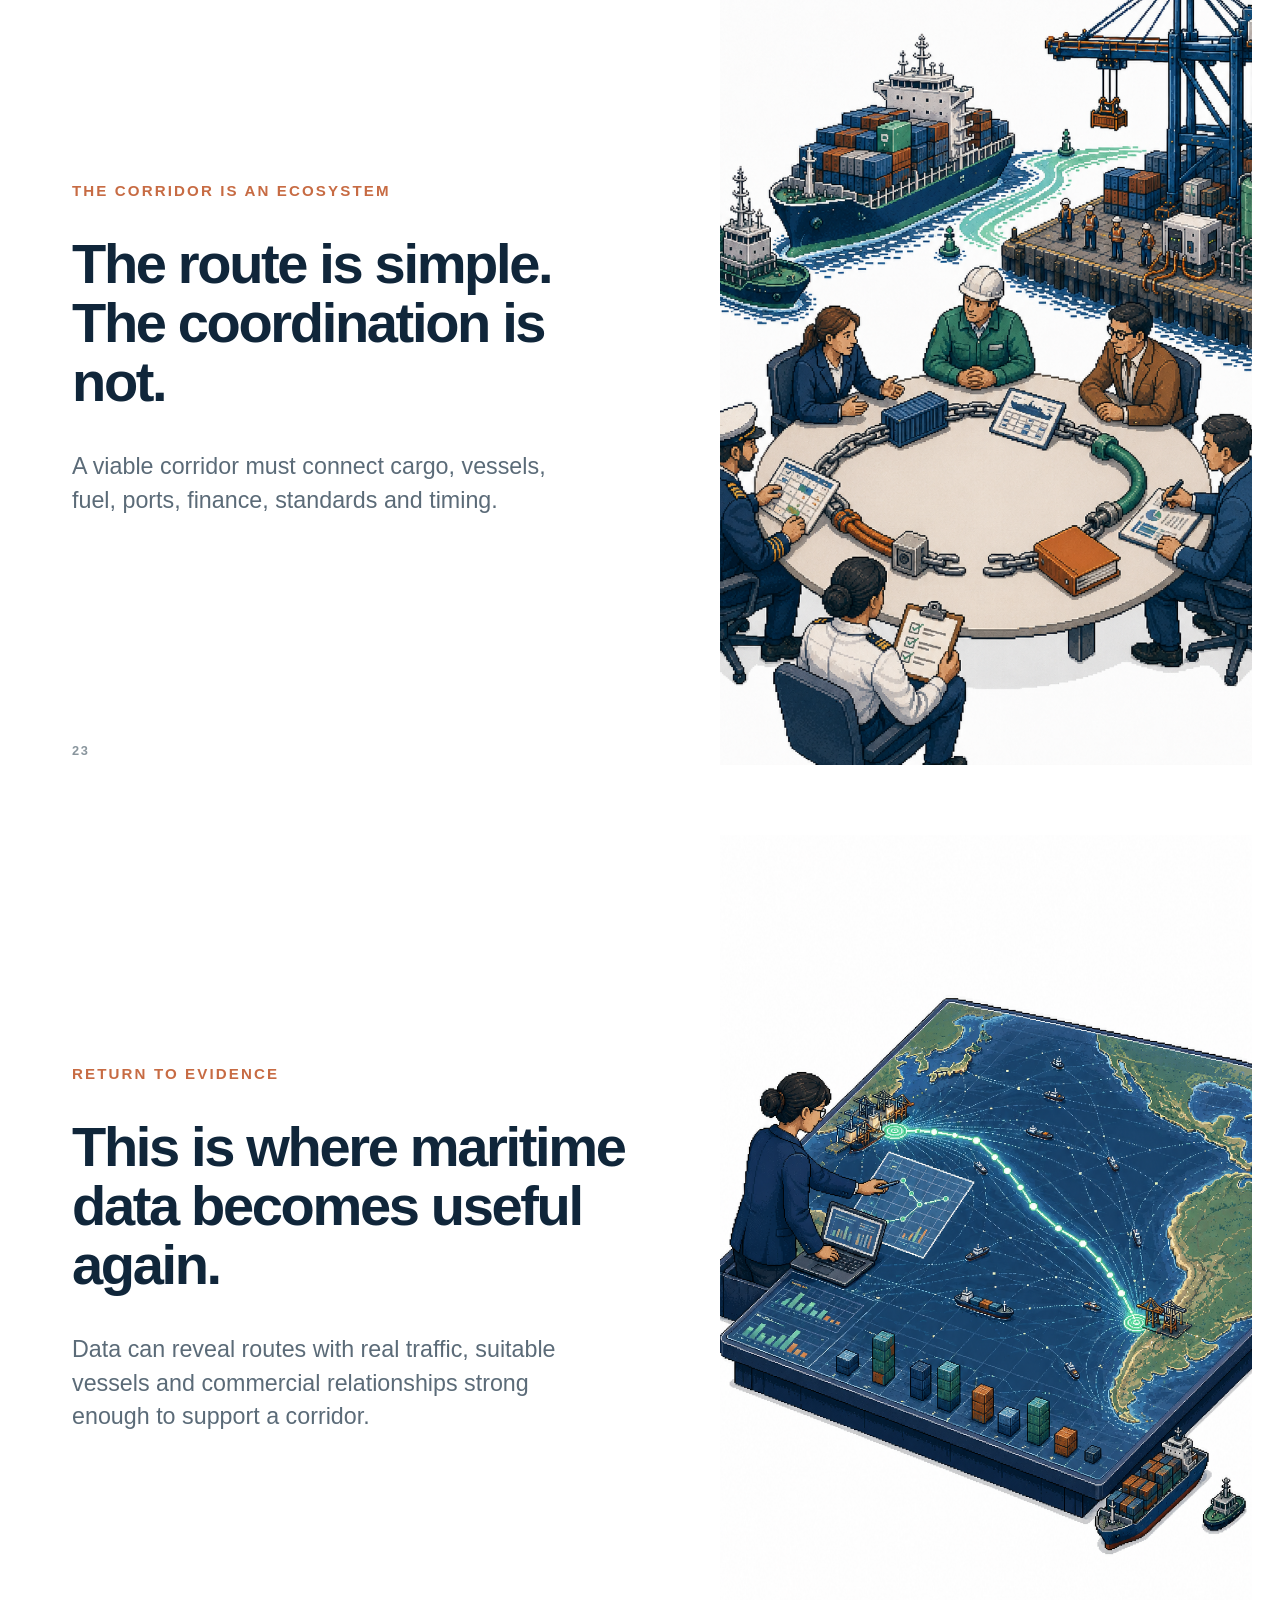
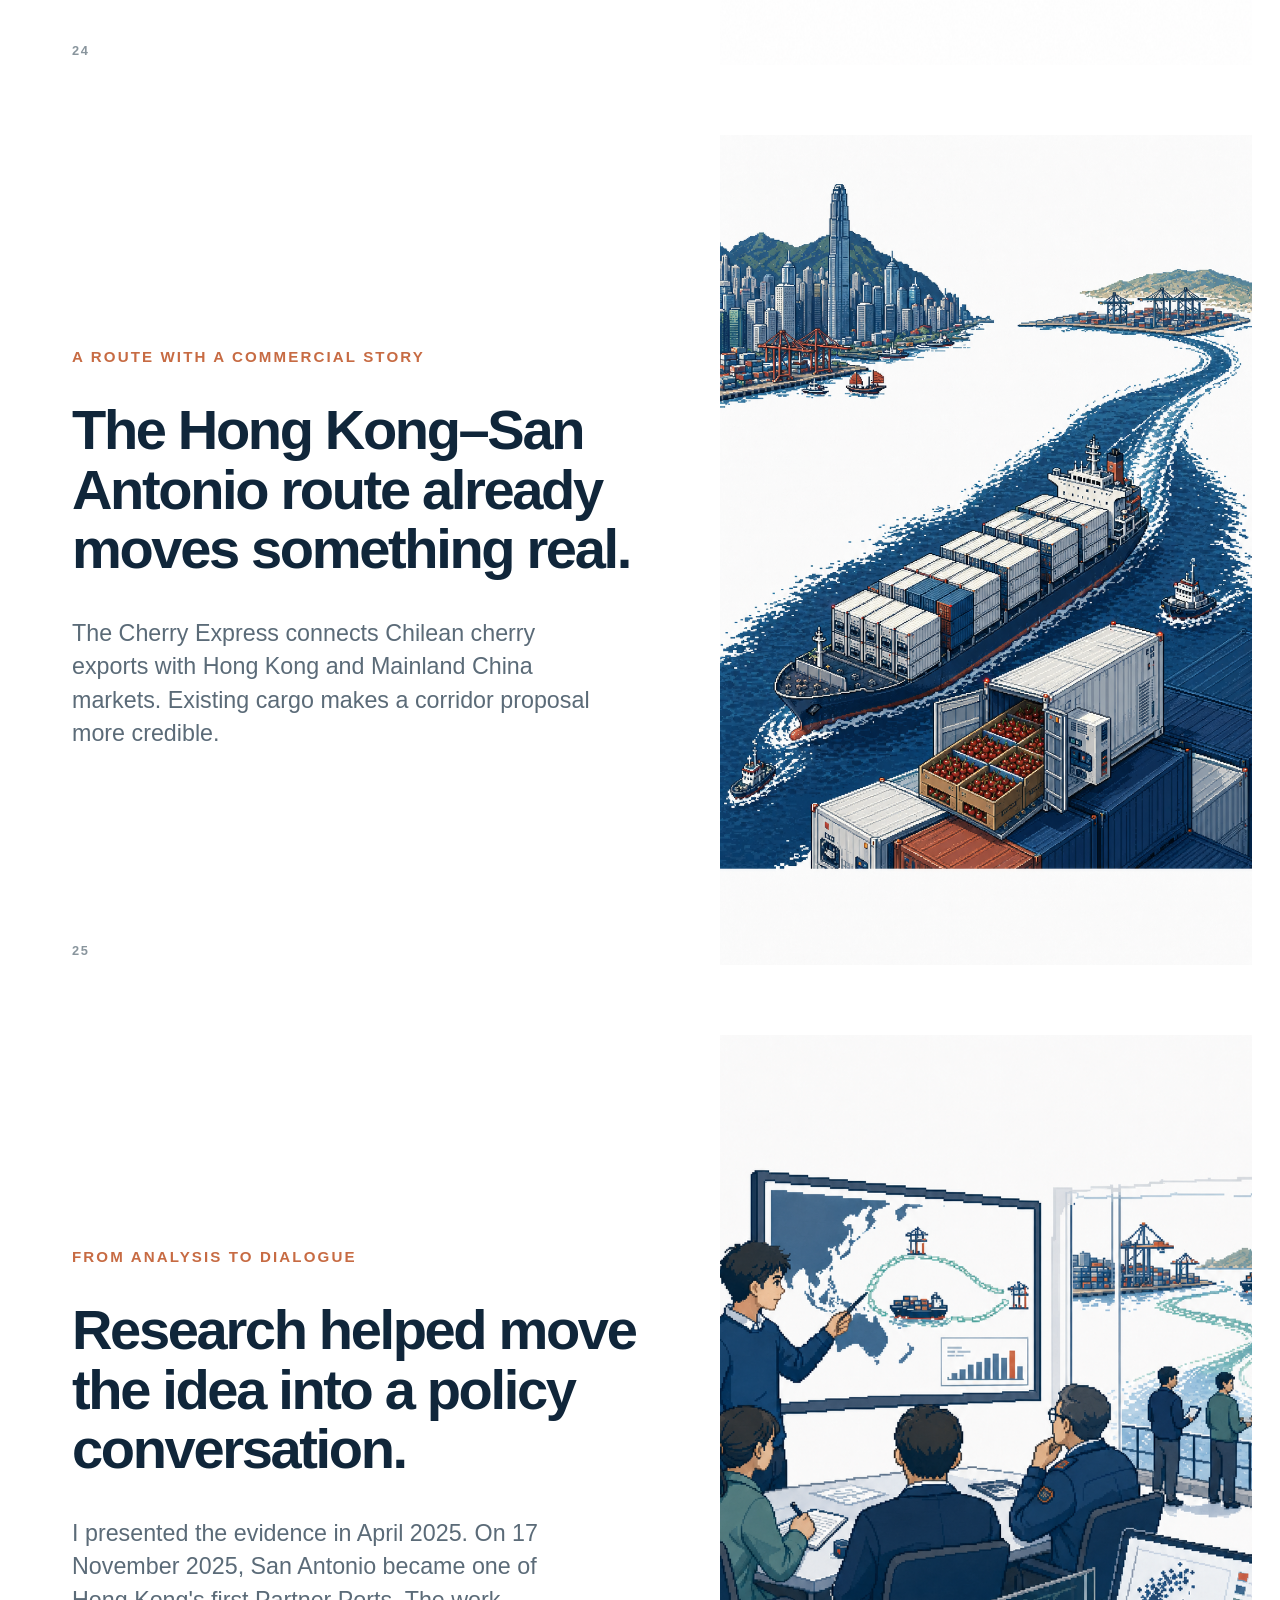
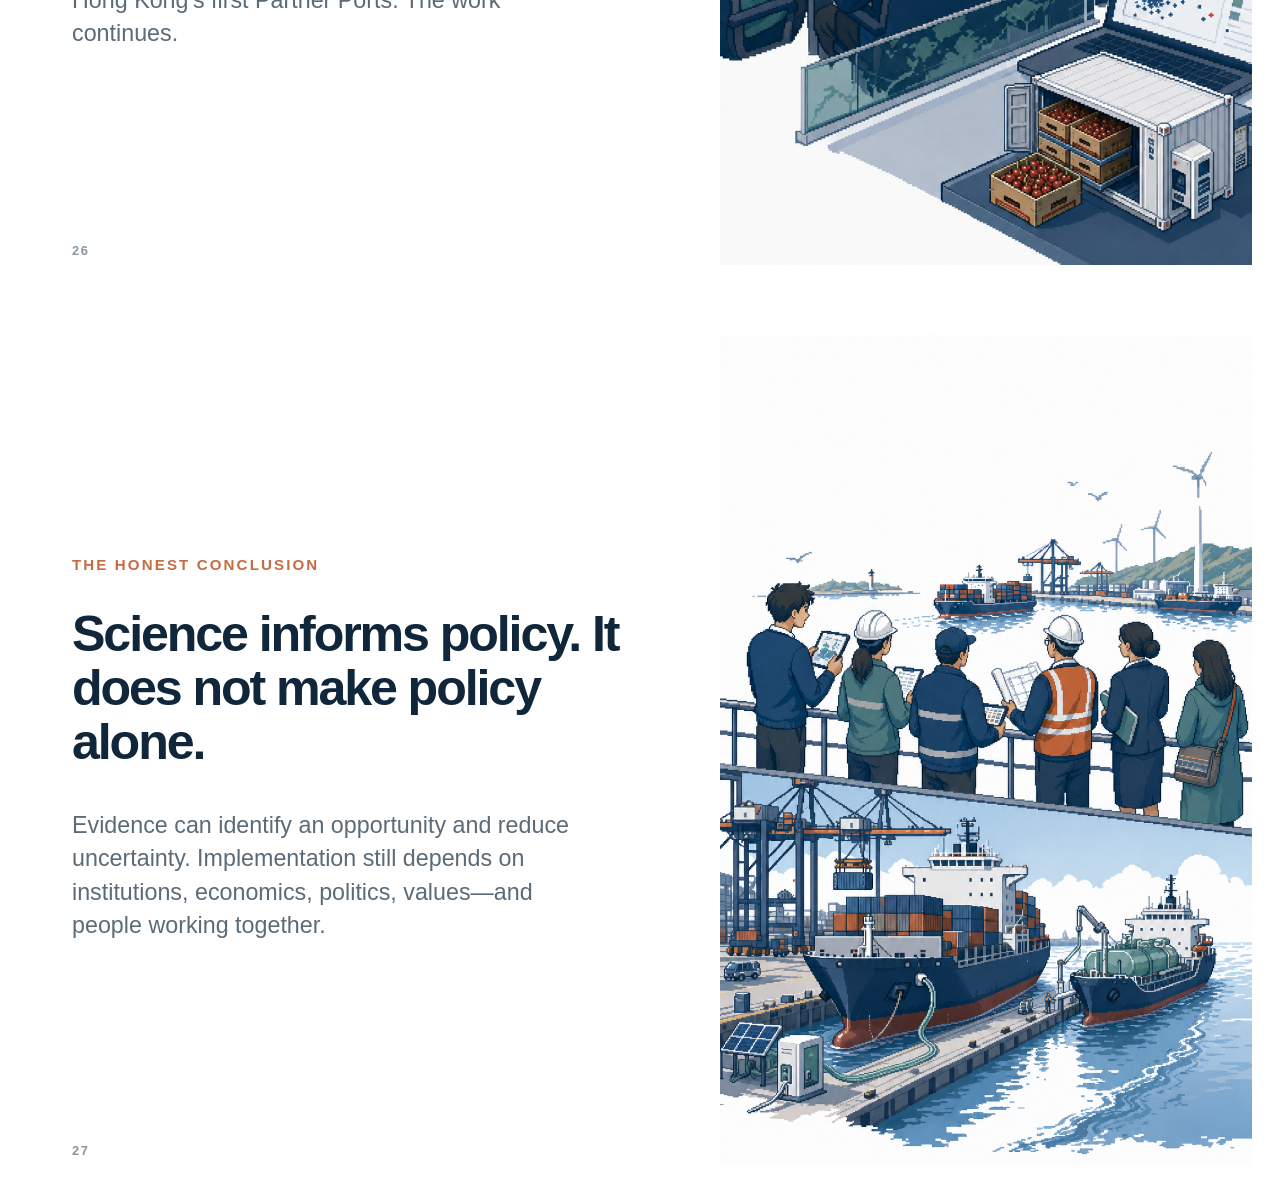
<file: src/part2.html>
<!doctype html>
<html lang="en">
<head>
  <meta charset="utf-8">
  <meta name="viewport" content="width=device-width, initial-scale=1">
  <title>What Can Science Actually Do for Maritime Policy? — Jeremy Chen</title>
  <link rel="stylesheet" href="styles.css">
</head>
<body>
  <div class="deck-help">← / → navigate · N notes</div>
  <div class="notes-drawer" id="notesDrawer"></div>

  <section class="slide small-title">
    <div class="copy">
      <div class="eyebrow">Part 2 · Science into action</div>
      <h1>What can science actually do for maritime policy?</h1>
      <p class="body">Measure the problem. Compare possible responses. Test whether an idea can work in practice.</p>
    </div>
    <div class="image-frame"><img src="../assets/pixel/slide-16-science-policy.png" alt="Pixel-art researcher connecting maritime data with an operating harbour"></div>
    <div class="page">16</div>
    <aside class="notes">[11:00–11:03 · 3 min]

Part 1 explained why I became a researcher. Part 2 asks a harder question: what is research useful for?

In maritime decarbonisation, science has at least three roles. It can measure the problem. It can compare possible responses. And it can test whether an attractive idea has a realistic chance of working.

Science does not make the final policy decision. But without evidence, it is difficult even to agree on the problem, let alone choose a credible response.

[Sources]
- IMO, Climate action and clean air in shipping: https://www.imo.org/en/ourwork/environment/pages/decarbonization%20of%20shipping.aspx
- IMO, 2023 Strategy on Reduction of GHG Emissions from Ships: https://www.imo.org/en/ourwork/environment/pages/imo-strategy-on-reduction-of-ghg-emissions-from-ships.aspx
- Image: AI-generated illustrative pixel art, 2026-07-30.</aside>
  </section>

  <section class="slide small-title">
    <div class="copy">
      <div class="eyebrow">Start with observation</div>
      <h2>We can see the ships. We cannot see their emissions.</h2>
      <p class="body">Looking outside tells us that ships are moving. It does not tell us how much they emit—or where the largest impacts occur.</p>
    </div>
    <div class="image-frame"><img src="../assets/pixel/slide-17-visible-ships.png" alt="Pixel-art harbour with different vessels and subtle invisible emissions traces"></div>
    <div class="page">17</div>
    <aside class="notes">[11:03–11:06 · 3 min]

If you look outside the port, you can see many ships: container ships, ferries, tugs and workboats. But emissions are largely invisible.

Simply counting ships is not enough. A large vessel travelling slowly may have a different impact from a smaller vessel working hard. A ship at berth is different from one crossing the ocean.

Rhetorical prompt: if emissions are not directly visible, what information would we need before we could estimate them?

[Sources]
- IMO, Fourth IMO Greenhouse Gas Study 2020: https://www.imo.org/en/ourwork/environment/pages/fourth-imo-greenhouse-gas-study-2020.aspx
- Image: AI-generated illustrative pixel art, 2026-07-30.</aside>
  </section>

  <section class="slide">
    <div class="copy">
      <div class="eyebrow">Turn activity into an estimate</div>
      <h2>So how do we estimate what a ship emits?</h2>
      <p class="body">Ask three intuitive questions: How hard is it working? For how long? What fuel is it using?</p>
    </div>
    <div class="image-frame"><img src="../assets/pixel/slide-18-estimate-emissions.png" alt="Pixel-art ship with visual clues for engine effort, operating time and fuel"></div>
    <div class="page">18</div>
    <aside class="notes">[11:06–11:10 · 4 min]

The engineering calculation can become technical, but the basic logic is simple.

First: how hard is the ship working? A ship moving fast or manoeuvring may require more power.

Second: for how long? A short harbour movement and a multi-day voyage are not equivalent.

Third: what fuel and engine are being used? Different combinations produce different amounts of greenhouse gases.

In research, ship activity data, vessel characteristics and emission factors help us answer these questions. The formula is not the main message. The main message is that observable activity can be translated into a defensible estimate.

[Sources]
- IMO, Fourth IMO Greenhouse Gas Study 2020: https://www.imo.org/en/ourwork/environment/pages/fourth-imo-greenhouse-gas-study-2020.aspx
- Image: AI-generated illustrative pixel art, 2026-07-30.</aside>
  </section>

  <section class="slide">
    <div class="copy">
      <div class="eyebrow">Evidence changes the scale</div>
      <h2>The estimate changes the conversation.</h2>
      <p class="body"><strong>1,056 million tonnes of CO₂</strong> from shipping in 2018—about <strong>2.89%</strong> of global human-caused CO₂.</p>
    </div>
    <div class="image-frame"><img src="../assets/pixel/slide-19-global-emissions.png" alt="Pixel-art world map showing the global scale of shipping activity and emissions"></div>
    <div class="page">19</div>
    <aside class="notes">[11:10–11:13 · 3 min]

Once thousands of vessel-level estimates are combined, the issue changes from “there are many ships” to a measurable global climate problem.

The Fourth IMO Greenhouse Gas Study estimated that international and domestic shipping produced 1,056 million tonnes of carbon dioxide in 2018, around 2.89 percent of global human-caused CO₂ emissions.

That number does not tell us which policy to adopt. But it provides the scientific basis for saying that shipping must be part of the global decarbonisation effort.

[Sources]
- IMO, Fourth IMO Greenhouse Gas Study 2020: https://www.imo.org/en/ourwork/environment/pages/fourth-imo-greenhouse-gas-study-2020.aspx
- Image: AI-generated illustrative pixel art, 2026-07-30.</aside>
  </section>

  <section class="slide">
    <div class="copy">
      <div class="eyebrow">From why to how</div>
      <h2>Science helps us compare possible pathways.</h2>
      <p class="body">Efficiency, operational change, alternative fuels and port infrastructure can all contribute. No single option fits every route.</p>
    </div>
    <div class="image-frame"><img src="../assets/pixel/slide-20-pathways.png" alt="Pixel-art port integrating efficiency, operational, fuel and infrastructure pathways"></div>
    <div class="page">20</div>
    <aside class="notes">[11:13–11:17 · 4 min]

If the evidence says shipping needs to decarbonise, the next question is how.

Possible pathways include improving vessel efficiency, changing speed or routing, using lower- or zero-emission energy, and building compatible port infrastructure.

Science can compare technical performance, lifecycle emissions, cost, safety and operational fit. It can also show why there is no universal answer: a solution suitable for a short ferry route may not suit a trans-Pacific container service.

Rhetorical prompt: which option sounds easiest—and what might be missing from that first impression?

[Sources]
- IMO, Future Fuels and Technology Project: https://www.imo.org/en/mediacentre/pressbriefings/pages/future-fuels-and-technology.aspx
- IMO, 2023 GHG Strategy: https://www.imo.org/en/ourwork/environment/pages/imo-strategy-on-reduction-of-ghg-emissions-from-ships.aspx
- Image: AI-generated illustrative pixel art, 2026-07-30.</aside>
  </section>

  <section class="slide">
    <div class="copy">
      <div class="eyebrow">The implementation gap</div>
      <h2>A good idea can still fail in the real world.</h2>
      <p class="body">Cost, fuel supply, vessels, infrastructure, safety, regulation and demand must line up.</p>
    </div>
    <div class="image-frame"><img src="../assets/pixel/slide-21-real-world-barriers.png" alt="Pixel-art clean shipping concept stalled by disconnected infrastructure and planning"></div>
    <div class="page">21</div>
    <aside class="notes">[11:17–11:20 · 3 min]

A pathway may look excellent in a model and still fail in implementation.

A shipowner may hesitate to order a new vessel before fuel is available. A fuel producer may hesitate to invest before demand is certain. A port may need new infrastructure and safety procedures. Cargo owners may not accept the additional cost.

This is a coordination problem. Technology is necessary, but technology alone is not enough.

[Sources]
- IMO, Future Fuels and Technology Project: https://www.imo.org/en/mediacentre/pressbriefings/pages/future-fuels-and-technology.aspx
- UNCTAD, Bold global action needed to decarbonize shipping: https://unctad.org/news/bold-global-action-needed-decarbonize-shipping-and-ensure-just-transition-unctad-report
- Image: AI-generated illustrative pixel art, 2026-07-30.</aside>
  </section>

  <section class="slide">
    <div class="copy">
      <div class="eyebrow">Narrow the problem</div>
      <h2>A Green Shipping Corridor creates a place to start.</h2>
      <p class="body">Focus willing ports, ship operators and fuel partners on decarbonising one shared route.</p>
    </div>
    <div class="image-frame"><img src="../assets/pixel/slide-22-green-corridor.png" alt="Pixel-art lower-emission vessel connecting two coordinated ports"></div>
    <div class="page">22</div>
    <aside class="notes">[11:20–11:24 · 4 min]

A Green Shipping Corridor narrows a system-wide problem to a specific route.

The Clydebank Declaration describes corridors as zero-emission maritime routes between two or more ports. In practice, a corridor creates a space where willing actors can coordinate vessels, fuel, infrastructure and cargo demand.

It is not automatically green because it has been announced. It is a structured attempt to move from ambition toward deployment.

[Sources]
- UK Government, COP 26 Clydebank Declaration for green shipping corridors: https://www.gov.uk/government/publications/cop-26-clydebank-declaration-for-green-shipping-corridors/cop-26-clydebank-declaration-for-green-shipping-corridors
- Global Maritime Forum, Annual Progress Report on Green Shipping Corridors 2025: https://globalmaritimeforum.org/report/annual-progress-report-on-green-shipping-corridors-2025/
- Image: AI-generated illustrative pixel art, 2026-07-30.</aside>
  </section>

  <section class="slide">
    <div class="copy">
      <div class="eyebrow">The corridor is an ecosystem</div>
      <h2>The route is simple. The coordination is not.</h2>
      <p class="body">A viable corridor must connect cargo, vessels, fuel, ports, finance, standards and timing.</p>
    </div>
    <div class="image-frame"><img src="../assets/pixel/slide-23-coordination.png" alt="Pixel-art corridor planning table whose practical chain still has a missing link"></div>
    <div class="page">23</div>
    <aside class="notes">[11:24–11:27 · 3 min]

On a map, a corridor is one line between two ports. In reality, it is an ecosystem.

Cargo creates demand. Vessels need compatible engines. Fuel must be produced, transported and bunkered. Ports need infrastructure and safety rules. Finance has to support investment. Standards must be accepted across jurisdictions. And all of these decisions need to happen on a compatible schedule.

This is why many corridor initiatives reach a feasibility wall. Coordination becomes the central challenge.

[Sources]
- IMO, NextGEN Connect: https://www.imo.org/en/ourwork/partnershipsprojects/pages/nextgen.aspx/
- Global Maritime Forum, Annual Progress Report on Green Shipping Corridors 2025: https://globalmaritimeforum.org/report/annual-progress-report-on-green-shipping-corridors-2025/
- Image: AI-generated illustrative pixel art, 2026-07-30.</aside>
  </section>

  <section class="slide">
    <div class="copy">
      <div class="eyebrow">Return to evidence</div>
      <h2>This is where maritime data becomes useful again.</h2>
      <p class="body">Data can reveal routes with real traffic, suitable vessels and commercial relationships strong enough to support a corridor.</p>
    </div>
    <div class="image-frame"><img src="../assets/pixel/slide-24-maritime-data.png" alt="Pixel-art researcher discovering a credible trans-Pacific route in maritime data"></div>
    <div class="page">24</div>
    <aside class="notes">[11:27–11:31 · 4 min]

This is where my own kind of research comes back into the story.

Instead of drawing an attractive line on a map, maritime data lets us ask whether a route has a real operational and commercial foundation.

How much traffic already exists? Which vessel services are involved? Is there stable cargo demand? Which ports and companies already have a working relationship? Where might emissions reductions be concentrated?

Research cannot guarantee that a corridor will succeed. But it can identify stronger candidates and reduce early uncertainty.

[Sources]
- Jeremy Lim personal website: https://amoylimee.github.io/index.html
- Course planning and earlier TA presentation supplied by Jeremy (not redistributed).
- Image: AI-generated illustrative pixel art, 2026-07-30.</aside>
  </section>

  <section class="slide">
    <div class="copy">
      <div class="eyebrow">A route with a commercial story</div>
      <h2>The Hong Kong–San Antonio route already moves something real.</h2>
      <p class="body">The Cherry Express connects Chilean cherry exports with Hong Kong and Mainland China markets. Existing cargo makes a corridor proposal more credible.</p>
    </div>
    <div class="image-frame"><img src="../assets/pixel/slide-25-cherry-express.png" alt="Pixel-art refrigerated container service carrying Chilean cherries toward Hong Kong"></div>
    <div class="page">25</div>
    <aside class="notes">[11:31–11:35 · 4 min]

The Hong Kong–San Antonio connection has a concrete commercial story: cherries.

The Cherry Express is a seasonal direct service bringing refrigerated containers of Chilean cherries to Asian markets. Port San Antonio reported that the 2023–24 season moved 11,776 containers and that direct services reduced transit time from about 28 to 22 days. Modern Terminals reported handling about 6,500 cherry containers in Hong Kong in January 2025.

The key point is not the fruit itself. It is that this is not an imaginary route. Existing cargo, vessels, schedules and business relationships provide a more credible starting point for exploring a Green Shipping Corridor.

[Sources]
- Port of San Antonio, Cherry Express season 2023–24: https://www.puertosanantonio.com/en/prensa/terminales-sti-y-dp-world-de-puerto-san-antonio-aumentan-en-27-los
- Modern Terminals, Hong Kong cherry containers, January 2025: https://www.modernterminals.com/en/news/whats-new/13/196/hong-kong-starts-the-year-with-a-record-number-of-chilean-cherry-containers-handled-in-a-single-month.html
- Hong Kong Transport and Logistics Bureau blog, 22 November 2025: https://www.tlb.gov.hk/eng/blog/20251122.html
- Image: AI-generated illustrative pixel art, 2026-07-30.</aside>
  </section>

  <section class="slide">
    <div class="copy">
      <div class="eyebrow">From analysis to dialogue</div>
      <h2>Research helped move the idea into a policy conversation.</h2>
      <p class="body">I presented the evidence in April 2025. On 17 November 2025, San Antonio became one of Hong Kong's first Partner Ports. The work continues.</p>
    </div>
    <div class="image-frame"><img src="../assets/pixel/slide-26-policy-conversation.png" alt="Pixel-art researcher presenting a corridor proposal as port practitioners begin cooperation"></div>
    <div class="page">26</div>
    <aside class="notes">[11:35–11:38 · 3 min]

In April 2025, I presented an evidence-based proposal on the opportunity for a Hong Kong–San Antonio Green Shipping Corridor.

On 17 November 2025, Hong Kong announced San Antonio as one of its first international Partner Ports. The Transport and Logistics Bureau later described the Cherry Express connection and said the two sides would continue exploring collaboration, including a Green Shipping Corridor.

I want to be careful about the claim. Research did not single-handedly create the partnership, and a partner-port arrangement is not yet a completed green corridor. The contribution of research was to organise evidence, identify a plausible opportunity and help put a concrete proposal into the conversation.

[Sources]
- Hong Kong Transport and Logistics Bureau press release, 17 November 2025: https://www.tlb.gov.hk/eng/psp/pressreleases/transport/2025/20251117c.html
- Hong Kong Transport and Logistics Bureau blog, 22 November 2025: https://www.tlb.gov.hk/eng/blog/20251122.html
- Earlier TA presentation supplied by Jeremy (not redistributed).
- Image: AI-generated illustrative pixel art, 2026-07-30.</aside>
  </section>

  <section class="slide small-title">
    <div class="copy">
      <div class="eyebrow">The honest conclusion</div>
      <h2>Science informs policy. It does not make policy alone.</h2>
      <p class="body">Evidence can identify an opportunity and reduce uncertainty. Implementation still depends on institutions, economics, politics, values—and people working together.</p>
    </div>
    <div class="image-frame"><img src="../assets/pixel/slide-27-science-policy-together.png" alt="Pixel-art researchers, practitioners and policymakers overlooking a lower-carbon port together"></div>
    <div class="page">27</div>
    <aside class="notes">[11:38–11:40 · 2 min]

This case brings us back to the original question.

Science helped measure why shipping decarbonisation matters. It helped compare possible pathways. It helped identify a route with a real commercial foundation and translate that evidence into a practical policy conversation.

But science did not decide the investment, build the infrastructure, create demand or align institutions. Those steps depend on economics, regulation, politics, values and collaboration.

That is the role I want you to remember: science does not stand outside policy and deliver a perfect answer. It makes the problem clearer, the choices more visible and the next step more credible.

[Sources]
- IMO, 2023 GHG Strategy: https://www.imo.org/en/ourwork/environment/pages/imo-strategy-on-reduction-of-ghg-emissions-from-ships.aspx
- Hong Kong Transport and Logistics Bureau blog, 22 November 2025: https://www.tlb.gov.hk/eng/blog/20251122.html
- Image: AI-generated illustrative pixel art, 2026-07-30.</aside>
  </section>

  <script>
    const slides = [...document.querySelectorAll(".slide")];
    const drawer = document.getElementById("notesDrawer");
    function currentIndex() {
      return Math.max(0, Math.min(slides.length - 1, Math.round(window.scrollY / window.innerHeight)));
    }
    function updateNotes() {
      const note = slides[currentIndex()].querySelector(".notes");
      drawer.textContent = note ? note.textContent.trim() : "";
    }
    function go(delta) {
      const index = Math.max(0, Math.min(slides.length - 1, currentIndex() + delta));
      slides[index].scrollIntoView({ behavior: "smooth" });
      setTimeout(updateNotes, 320);
    }
    window.addEventListener("keydown", (event) => {
      if (["ArrowRight", "ArrowDown", "PageDown", " "].includes(event.key)) { event.preventDefault(); go(1); }
      if (["ArrowLeft", "ArrowUp", "PageUp"].includes(event.key)) { event.preventDefault(); go(-1); }
      if (event.key.toLowerCase() === "n") { document.body.classList.toggle("show-notes"); updateNotes(); }
      if (event.key === "Home") slides[0].scrollIntoView();
      if (event.key === "End") slides[slides.length - 1].scrollIntoView();
    });
    window.addEventListener("scroll", updateNotes, { passive: true });
    updateNotes();
  </script>
</body>
</html>
</file>
<file: src/styles.css>
:root {
  --white: #ffffff;
  --ink: #10263a;
  --muted: #5b6b78;
  --accent: #c76b43;
  --quiet: #89959d;
}

* {
  box-sizing: border-box;
}

html {
  scroll-snap-type: y mandatory;
  background: #202020;
}

body {
  margin: 0;
  background: #202020;
  color: var(--ink);
  font-family: Arial, Helvetica, sans-serif;
}

.slide {
  position: relative;
  width: 100vw;
  height: 100vh;
  min-height: 600px;
  overflow: hidden;
  scroll-snap-align: start;
  break-after: page;
  page-break-after: always;
  background: var(--white);
}

.copy {
  position: absolute;
  left: 5.625vw;
  top: 10vh;
  bottom: 10vh;
  width: 44.5vw;
  display: flex;
  flex-direction: column;
  justify-content: center;
}

.eyebrow {
  margin-bottom: 4vh;
  color: var(--accent);
  font-size: clamp(13px, 1.18vw, 17px);
  line-height: 1;
  font-weight: 700;
  letter-spacing: 0.14em;
  text-transform: uppercase;
}

h1,
h2,
p {
  margin: 0;
}

h1 {
  max-width: 570px;
  font-size: clamp(50px, 5.15vw, 72px);
  line-height: 1.02;
  letter-spacing: -0.045em;
  font-weight: 700;
}

h2 {
  max-width: 570px;
  font-size: clamp(43px, 4.38vw, 61px);
  line-height: 1.055;
  letter-spacing: -0.042em;
  font-weight: 700;
}

.small-title h2 {
  font-size: clamp(39px, 3.92vw, 55px);
  line-height: 1.075;
}

.compact-title h2 {
  font-size: clamp(36px, 3.55vw, 50px);
  line-height: 1.09;
}

.body {
  max-width: 520px;
  margin-top: 4.3vh;
  color: var(--muted);
  font-size: clamp(19px, 1.82vw, 25px);
  line-height: 1.44;
  font-weight: 400;
}

.name {
  margin-top: 5.5vh;
  color: var(--ink);
  font-size: clamp(15px, 1.4vw, 20px);
  line-height: 1.42;
  font-weight: 700;
}

.name span {
  display: block;
  color: var(--muted);
  font-size: 0.84em;
  font-weight: 400;
}

.image-frame {
  position: absolute;
  top: 3.89vh;
  right: 2.19vw;
  bottom: 3.89vh;
  width: 41.56vw;
  overflow: hidden;
  background: #0a2035;
}

.image-frame img {
  width: 100%;
  height: 100%;
  display: block;
  object-fit: cover;
  object-position: center;
}

.portrait img {
  object-position: 72% center;
}

.family img {
  object-position: 75% center;
}

.games-code img {
  object-position: 72% center;
}

.image-note {
  position: absolute;
  right: 18px;
  bottom: 16px;
  z-index: 2;
  color: rgba(255, 255, 255, 0.72);
  font-size: 10px;
  line-height: 1;
  letter-spacing: 0.1em;
  text-transform: uppercase;
  text-shadow: 0 1px 3px rgba(0, 0, 0, 0.45);
}

.page {
  position: absolute;
  left: 5.625vw;
  bottom: 4.7vh;
  color: var(--quiet);
  font-size: clamp(11px, 1vw, 14px);
  line-height: 1;
  font-weight: 700;
  letter-spacing: 0.12em;
}

.notes {
  display: none;
}

.notes-drawer {
  display: none;
  position: fixed;
  z-index: 100;
  right: 18px;
  bottom: 18px;
  width: min(540px, calc(100vw - 36px));
  max-height: 44vh;
  overflow: auto;
  padding: 18px 20px;
  border-radius: 10px;
  background: rgba(8, 25, 39, 0.96);
  color: white;
  box-shadow: 0 16px 50px rgba(0, 0, 0, 0.35);
  font-size: 16px;
  line-height: 1.48;
  white-space: pre-line;
}

body.show-notes .notes-drawer {
  display: block;
}

.deck-help {
  position: fixed;
  z-index: 99;
  top: 14px;
  right: 16px;
  padding: 7px 10px;
  color: rgba(255, 255, 255, 0.8);
  background: rgba(8, 25, 39, 0.68);
  border-radius: 999px;
  font-size: 12px;
  opacity: 0.24;
  transition: opacity 0.18s ease;
}

.deck-help:hover {
  opacity: 1;
}

@media (max-aspect-ratio: 4/3) and (screen) {
  html {
    scroll-snap-type: y proximity;
  }

  .slide {
    height: 56.25vw;
    min-height: 0;
  }
}

@page {
  size: 13.333333in 7.5in;
  margin: 0;
}

@media print {
  html,
  body {
    background: white;
  }

  .slide {
    width: 13.333333in;
    height: 7.5in;
    min-height: 0;
  }

  .deck-help,
  .notes-drawer {
    display: none !important;
  }
}
</file>
